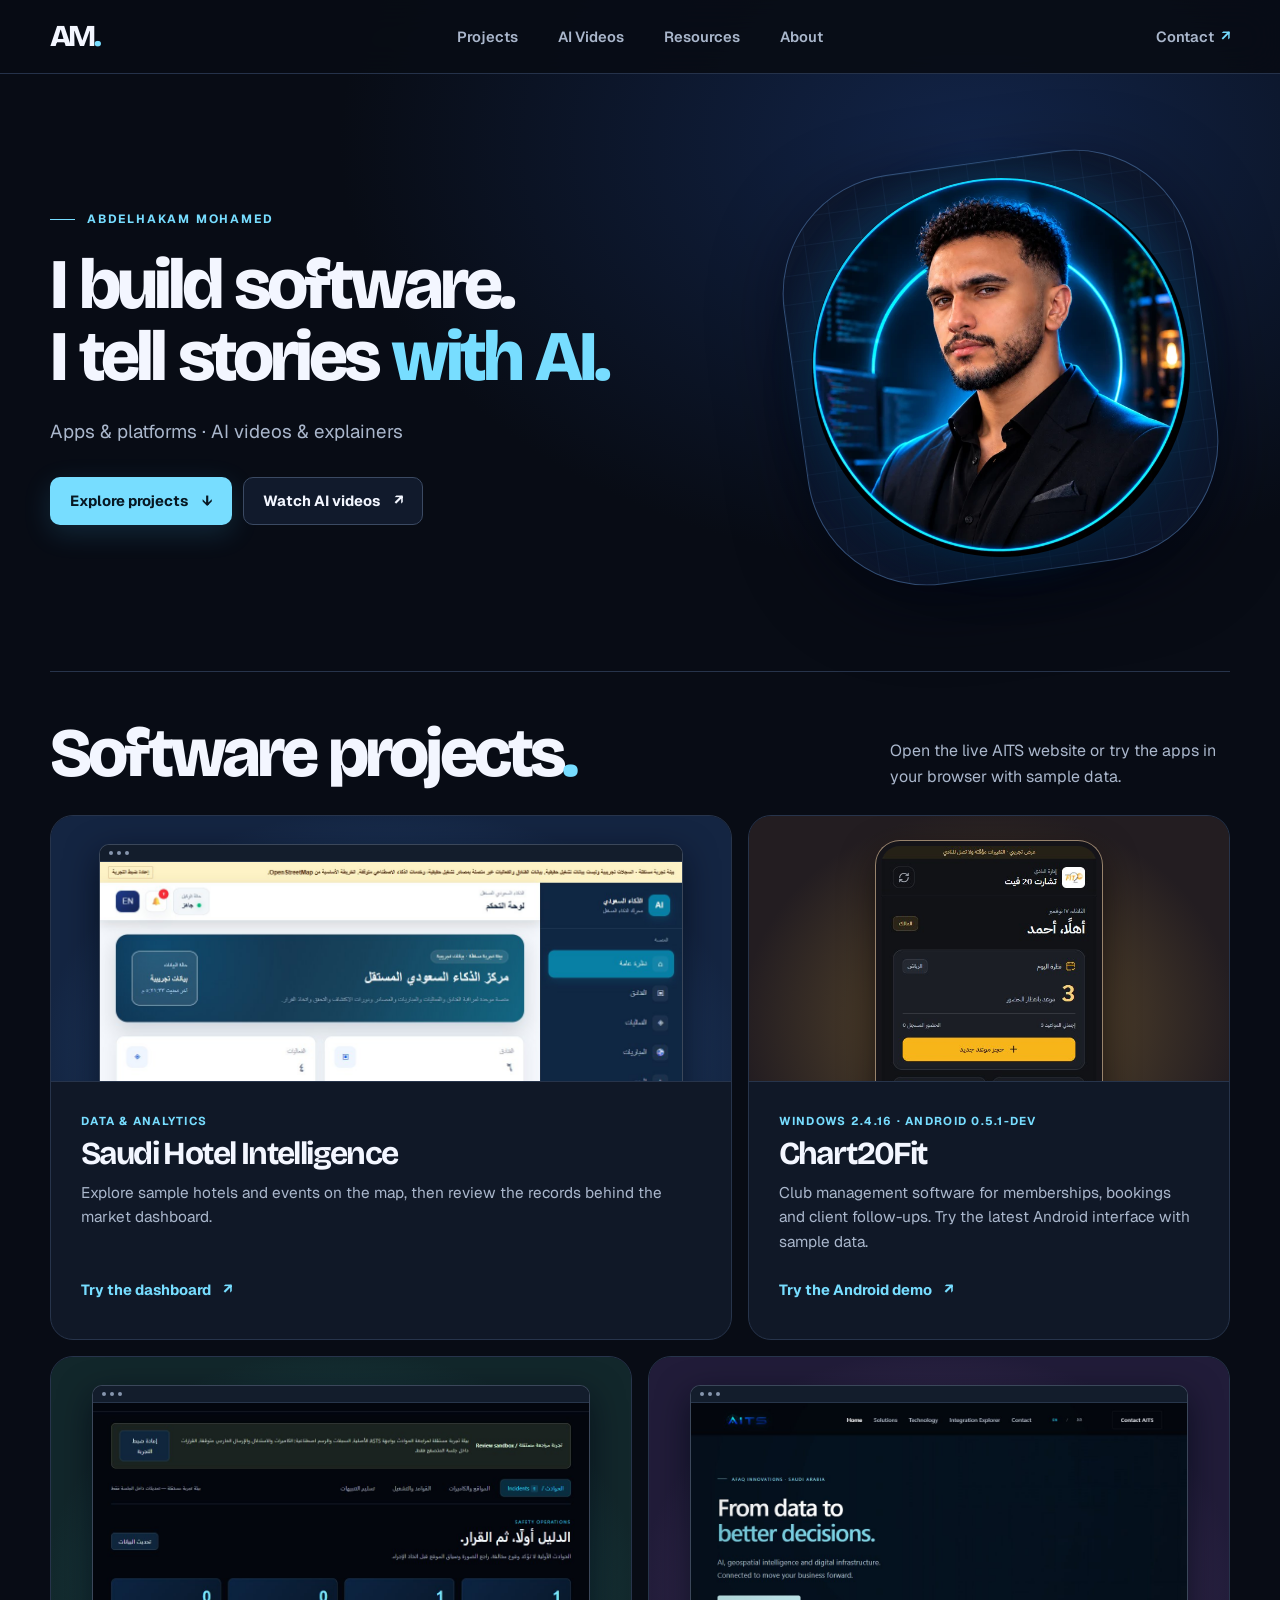
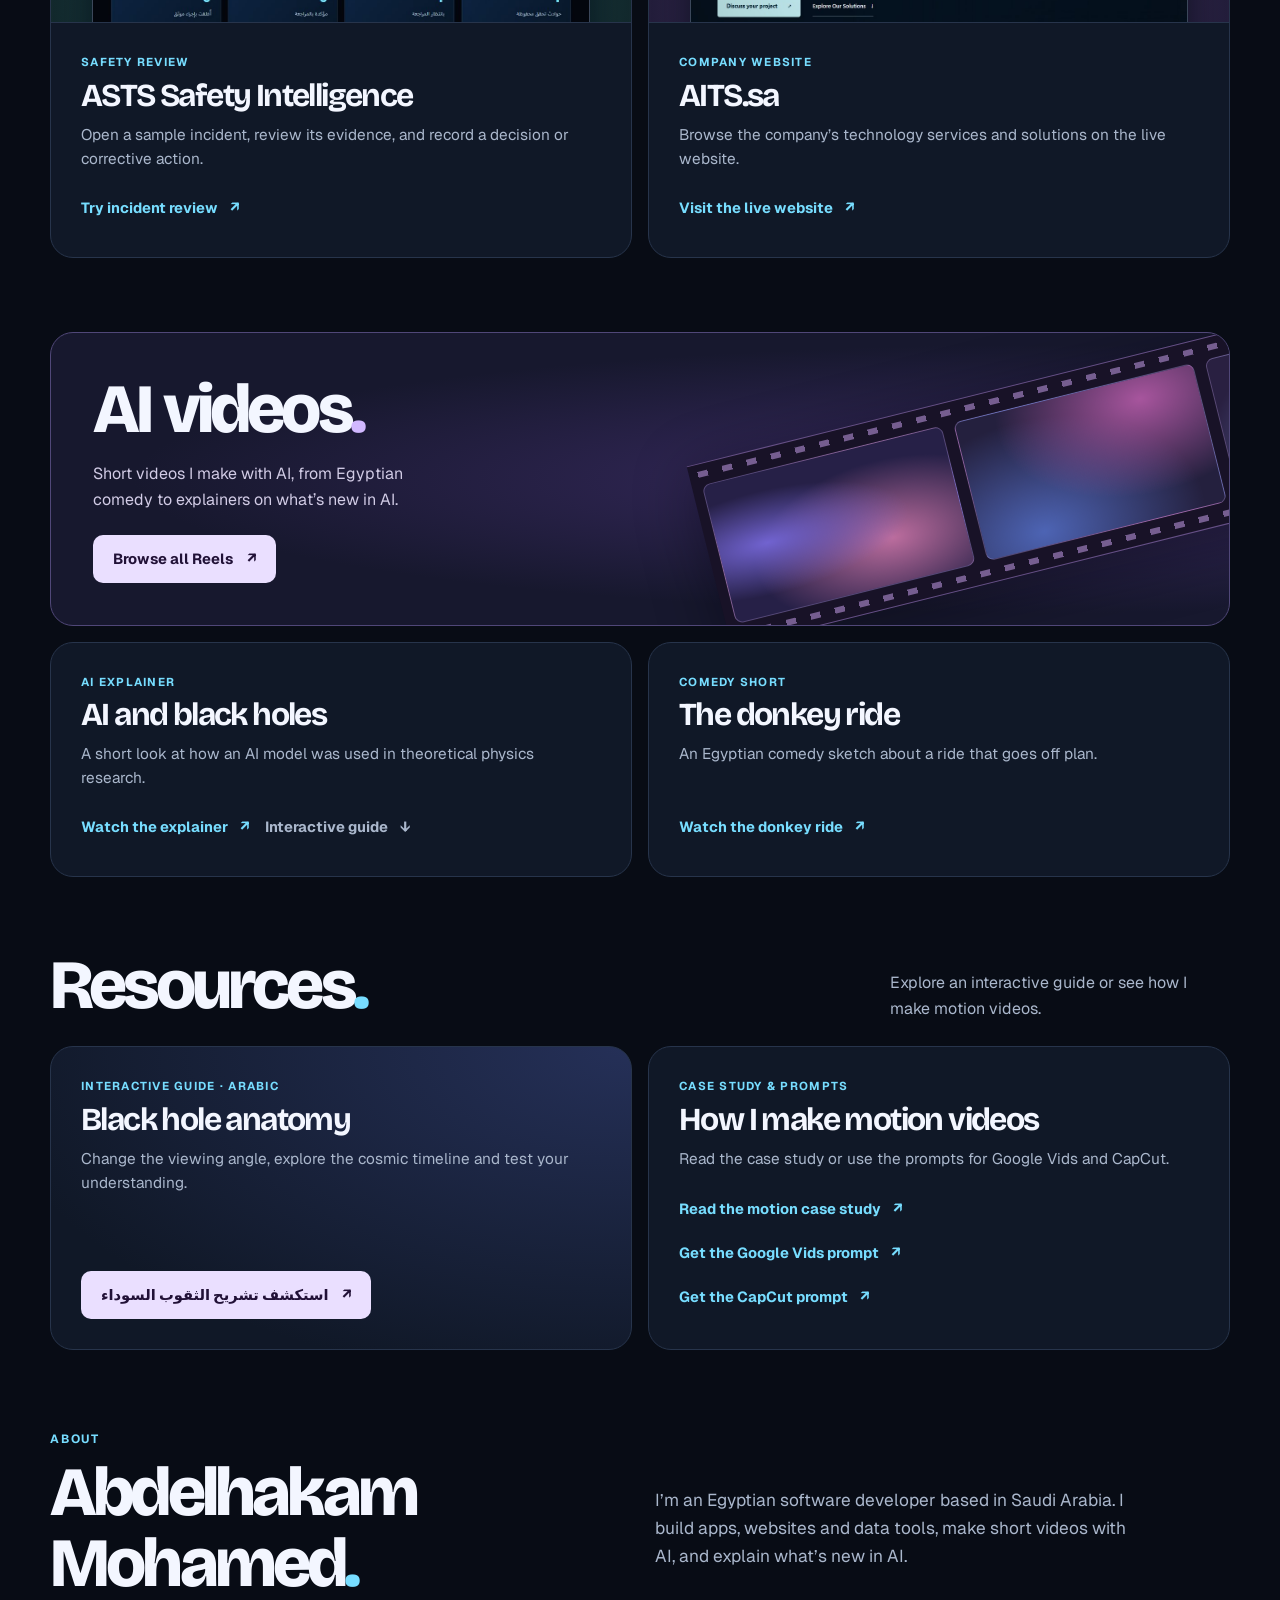
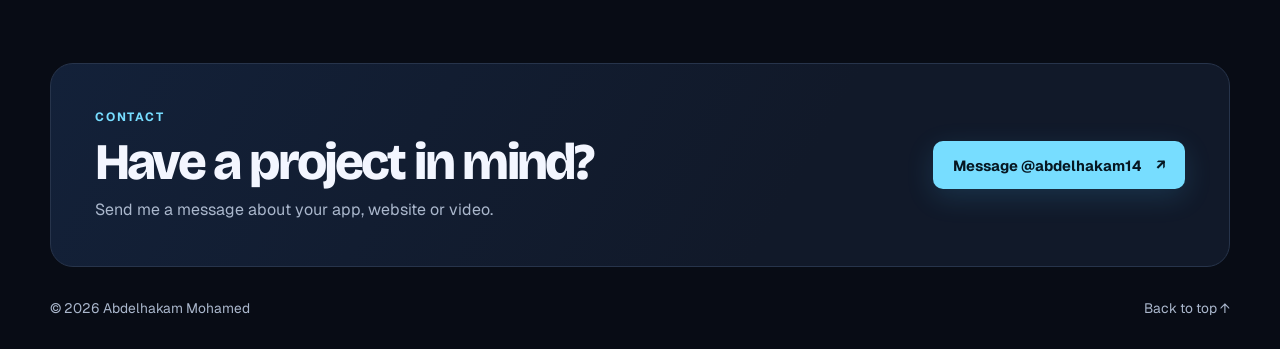
<file: index.html>
<!doctype html>
<html lang="en">
<head>
  <meta charset="utf-8">
  <meta name="viewport" content="width=device-width, initial-scale=1">
  <meta name="theme-color" content="#080c15">
  <meta name="description" content="Abdelhakam Mohamed builds apps and platforms, creates videos with AI, and covers AI news through short explainers.">
  <meta property="og:type" content="website">
  <meta property="og:title" content="Abdelhakam Mohamed | Software &amp; AI Video">
  <meta property="og:description" content="Try the apps, watch AI videos, and explore interactive guides and video production resources.">
  <meta property="og:url" content="https://abdulhakammohamed10-cpu.github.io/abdelhakam-portfolio/">
  <meta property="og:image" content="https://abdulhakammohamed10-cpu.github.io/abdelhakam-portfolio/media/portrait.webp">
  <meta name="twitter:card" content="summary_large_image">
  <link rel="canonical" href="https://abdulhakammohamed10-cpu.github.io/abdelhakam-portfolio/">
  <link rel="icon" href="media/portrait.webp" type="image/webp">
  <link rel="preconnect" href="https://fonts.googleapis.com">
  <link rel="preconnect" href="https://fonts.gstatic.com" crossorigin>
  <link href="https://fonts.googleapis.com/css2?family=Bricolage+Grotesque:opsz,wght@12..96,500..800&amp;family=Geist:wght@400;500;600;700&amp;display=swap" rel="stylesheet">
  <link rel="stylesheet" href="portfolio.css?v=sections">
  <title>Abdelhakam Mohamed | Software &amp; AI Video</title>
</head>
<body>
  <a class="skip-link" href="#main">Skip to content</a>
  <header class="masthead">
    <div class="shell masthead-inner">
      <a class="wordmark" href="#top" aria-label="Abdelhakam Mohamed, home">AM<span>.</span></a>
      <nav aria-label="Main navigation">
        <a href="#projects">Projects</a>
        <a href="#videos">AI Videos</a>
        <a href="#resources">Resources</a>
        <a href="#about">About</a>
      </nav>
      <a class="header-contact" href="#contact">Contact <span aria-hidden="true">↗</span></a>
    </div>
  </header>

  <main id="main">
    <section class="hero shell" id="top" aria-labelledby="hero-title">
      <div class="hero-copy">
        <p class="eyebrow hero-name"><span aria-hidden="true"></span> Abdelhakam Mohamed</p>
        <h1 id="hero-title">I build software.<br>I tell stories <em>with AI.</em></h1>
        <p class="hero-intro">Apps &amp; platforms · AI videos &amp; explainers</p>
        <div class="actions">
          <a class="button button-primary" href="#projects">Explore projects <span aria-hidden="true">↓</span></a>
          <a class="button button-outline" href="#videos">Watch AI videos <span aria-hidden="true">↗</span></a>
        </div>
      </div>
      <div class="hero-portrait">
        <div class="portrait-field" aria-hidden="true"></div>
        <img src="media/portrait.webp" width="640" height="640" alt="Abdelhakam Mohamed in a blue neon portrait" fetchpriority="high">
      </div>
    </section>

    <section class="shell work" id="projects" aria-labelledby="work-title">
      <div class="section-head">
        <div>
          <h2 id="work-title">Software projects<span>.</span></h2>
        </div>
        <p>Open the live AITS website or try the apps in your browser with sample data.</p>
      </div>
      <div class="project-grid">
        <article class="project project-hotel">
          <div class="project-preview preview-hotel">
            <div class="window-frame"><div class="window-bar" aria-hidden="true"><i></i><i></i><i></i></div><img src="media/hotel.jpg" width="1180" height="800" loading="lazy" alt="Saudi Hotel Intelligence dashboard showing hotel and event data"></div>
          </div>
          <div class="project-copy">
            <p class="project-type">Data &amp; analytics</p>
            <h3>Saudi Hotel Intelligence</h3>
            <p>Explore sample hotels and events on the map, then review the records behind the market dashboard.</p>
            <a class="project-link" href="https://saudi-hotel-sandbox.vercel.app/" target="_blank" rel="noopener noreferrer">Try the dashboard <span aria-hidden="true">↗</span></a>
          </div>
        </article>

        <article class="project project-chart">
          <div class="project-preview preview-chart">
            <div class="phone-frame"><img src="media/chart20fit-051.jpg" width="400" height="860" loading="lazy" alt="Chart20Fit Mobile 0.5.1 dashboard showing appointments and follow-ups"></div>
          </div>
          <div class="project-copy">
            <p class="project-type">Windows 2.4.16 · Android 0.5.1-dev</p>
            <h3>Chart20Fit</h3>
            <p>Club management software for memberships, bookings and client follow-ups. Try the latest Android interface with sample data.</p>
            <a class="project-link" href="https://chart20fit-mobile-sandbox.vercel.app/" target="_blank" rel="noopener noreferrer">Try the Android demo <span aria-hidden="true">↗</span></a>
          </div>
        </article>

        <article class="project project-asts">
          <div class="project-preview preview-asts">
            <div class="window-frame"><div class="window-bar" aria-hidden="true"><i></i><i></i><i></i></div><img src="media/asts.jpg" width="1090" height="760" loading="lazy" alt="ASTS incident review workspace with a sample incident"></div>
          </div>
          <div class="project-copy">
            <p class="project-type">Safety review</p>
            <h3>ASTS Safety Intelligence</h3>
            <p>Open a sample incident, review its evidence, and record a decision or corrective action.</p>
            <a class="project-link" href="https://asts-review-sandbox.vercel.app/" target="_blank" rel="noopener noreferrer">Try incident review <span aria-hidden="true">↗</span></a>
          </div>
        </article>

        <article class="project project-aits">
          <div class="project-preview preview-aits">
            <div class="window-frame"><div class="window-bar" aria-hidden="true"><i></i><i></i><i></i></div><img src="media/aits.jpg" width="1200" height="790" loading="lazy" alt="The live AITS technology company website"></div>
          </div>
          <div class="project-copy">
            <p class="project-type">Company website</p>
            <h3>AITS.sa</h3>
            <p>Browse the company’s technology services and solutions on the live website.</p>
            <a class="project-link" href="https://aits.sa/" target="_blank" rel="noopener noreferrer">Visit the live website <span aria-hidden="true">↗</span></a>
          </div>
        </article>
      </div>
    </section>

    <section class="shell videos" id="videos" aria-labelledby="videos-title">
      <div class="video-feature">
        <div class="video-copy">
          <h2 id="videos-title">AI videos<span>.</span></h2>
          <p>Short videos I make with AI, from Egyptian comedy to explainers on what’s new in AI.</p>
          <a class="button button-light" href="https://www.instagram.com/abdelhakam14/reels/" target="_blank" rel="noopener noreferrer">Browse all Reels <span aria-hidden="true">↗</span></a>
        </div>
        <div class="film-art" aria-hidden="true"><div class="film-strip"><i></i><i></i><i></i></div></div>
      </div>
      <div class="project-grid video-grid">
        <article class="project">
          <div class="project-copy">
            <p class="project-type">AI explainer</p>
            <h3>AI and black holes</h3>
            <p>A short look at how an AI model was used in theoretical physics research.</p>
            <div class="video-links">
              <a class="project-link" href="https://www.instagram.com/reel/DfnShzKSfua/" target="_blank" rel="noopener noreferrer">Watch the explainer <span aria-hidden="true">↗</span></a>
              <a class="project-link supporting-link" href="#black-hole-guide">Interactive guide <span aria-hidden="true">↓</span></a>
            </div>
          </div>
        </article>
        <article class="project">
          <div class="project-copy">
            <p class="project-type">Comedy short</p>
            <h3>The donkey ride</h3>
            <p>An Egyptian comedy sketch about a ride that goes off plan.</p>
            <a class="project-link" href="https://www.instagram.com/reel/DfHnDCWI5qi/" target="_blank" rel="noopener noreferrer">Watch the donkey ride <span aria-hidden="true">↗</span></a>
          </div>
        </article>
      </div>
    </section>

    <section class="shell resources" id="resources" aria-labelledby="resources-title">
      <div class="section-head">
        <h2 id="resources-title">Resources<span>.</span></h2>
        <p>Explore an interactive guide or see how I make motion videos.</p>
      </div>
      <div class="project-grid">
        <article class="project resource-guide" id="black-hole-guide">
          <div class="project-copy">
            <p class="project-type">Interactive guide · Arabic</p>
            <h3>Black hole anatomy</h3>
            <p>Change the viewing angle, explore the cosmic timeline and test your understanding.</p>
            <a class="button button-light" href="black-holes/"><span lang="ar" dir="rtl">استكشف تشريح الثقوب السوداء</span> <span aria-hidden="true">↗</span></a>
          </div>
        </article>
        <article class="project">
          <div class="project-copy">
            <p class="project-type">Case study &amp; prompts</p>
            <h3>How I make motion videos</h3>
            <p>Read the case study or use the prompts for Google Vids and CapCut.</p>
            <ul class="resource-links">
              <li><a class="project-link" href="motion-case-study/">Read the motion case study <span aria-hidden="true">↗</span></a></li>
              <li><a class="project-link" href="vids-prompt/">Get the Google Vids prompt <span aria-hidden="true">↗</span></a></li>
              <li><a class="project-link" href="capcut-prompt/">Get the CapCut prompt <span aria-hidden="true">↗</span></a></li>
            </ul>
          </div>
        </article>
      </div>
    </section>

    <section class="shell about" id="about" aria-labelledby="about-title">
      <p class="eyebrow">About</p>
      <div class="about-grid">
        <h2 id="about-title">Abdelhakam<br>Mohamed<span>.</span></h2>
        <p>I’m an Egyptian software developer based in Saudi Arabia. I build apps, websites and data tools, make short videos with AI, and explain what’s new in AI.</p>
      </div>
    </section>

    <section class="shell contact" id="contact" aria-labelledby="contact-title">
      <div class="contact-panel">
        <div>
          <p class="eyebrow">Contact</p>
          <h2 id="contact-title">Have a project in mind?</h2>
          <p>Send me a message about your app, website or video.</p>
        </div>
        <a class="button button-primary" href="https://www.instagram.com/abdelhakam14/" target="_blank" rel="noopener noreferrer">Message @abdelhakam14 <span aria-hidden="true">↗</span></a>
      </div>
    </section>
  </main>

  <footer class="shell footer">
    <p>© 2026 Abdelhakam Mohamed</p>
    <a href="#top">Back to top <span aria-hidden="true">↑</span></a>
  </footer>
</body>
</html>
</file>
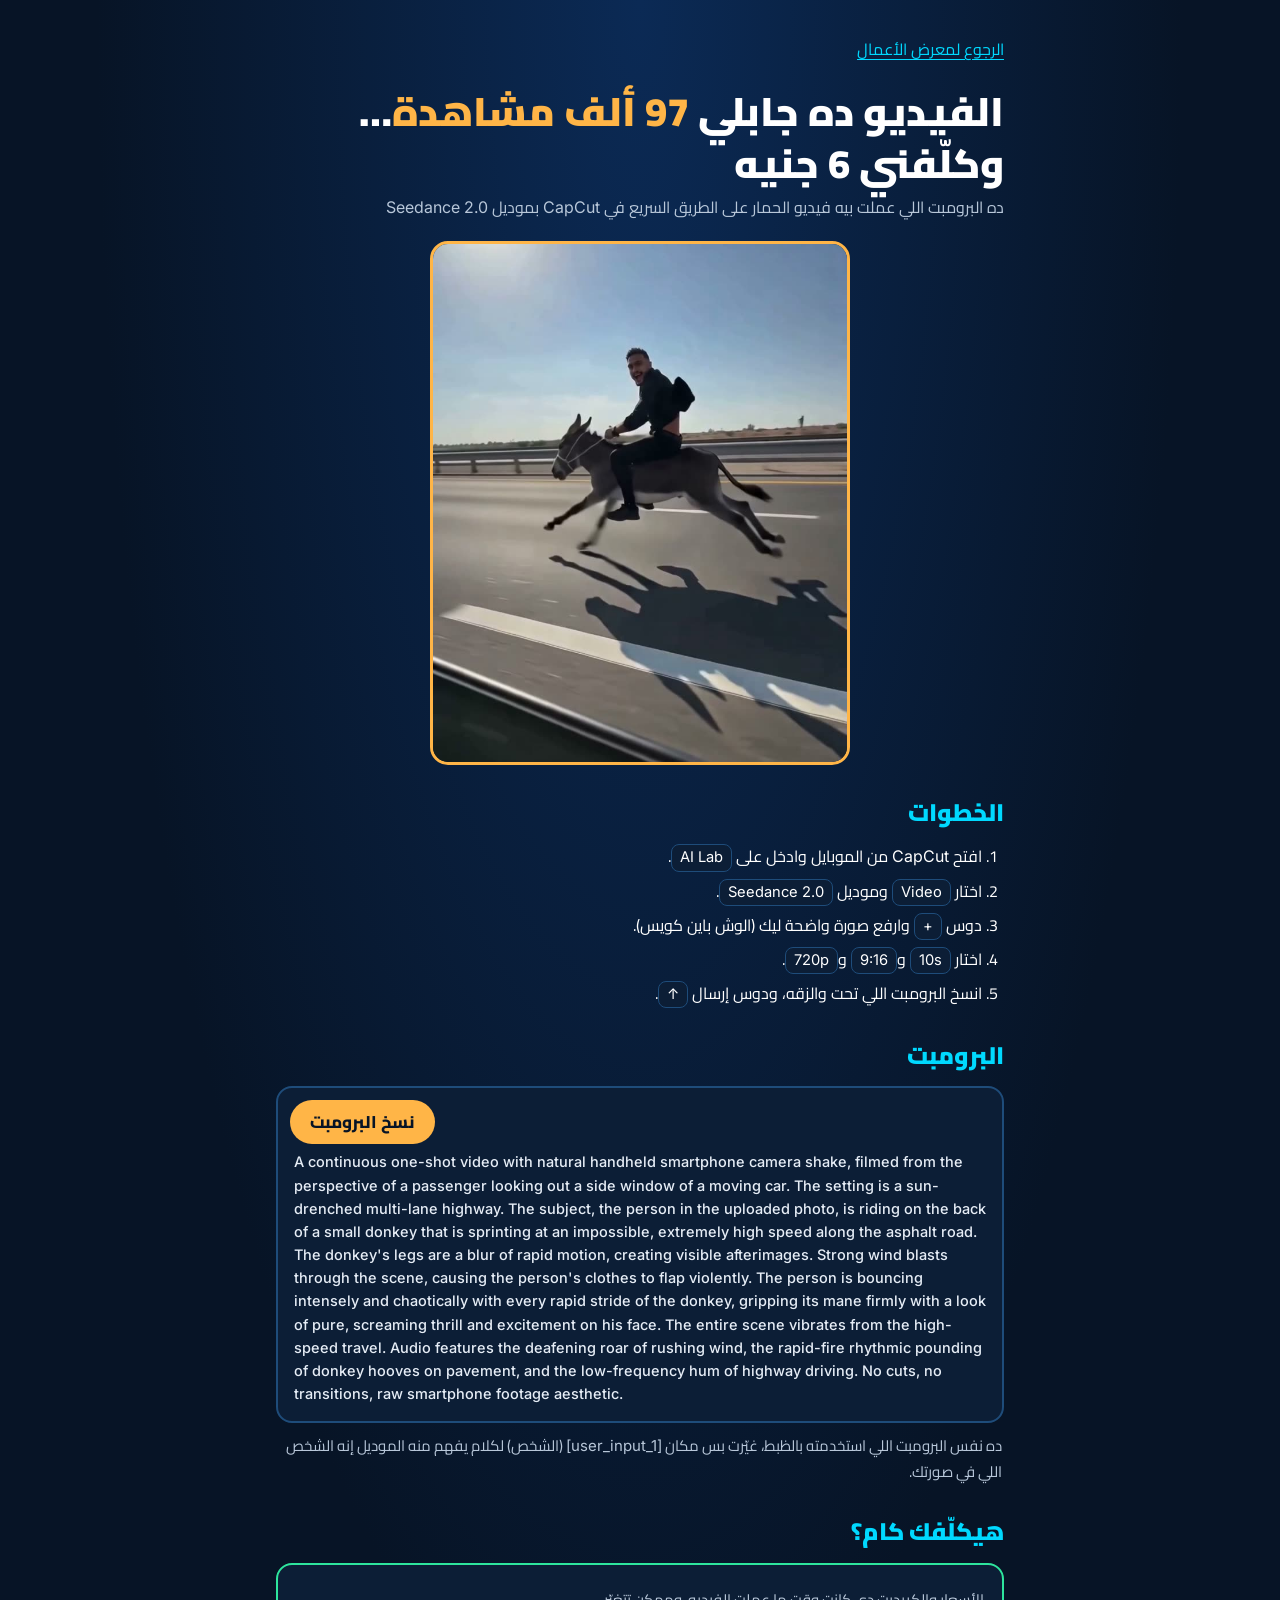
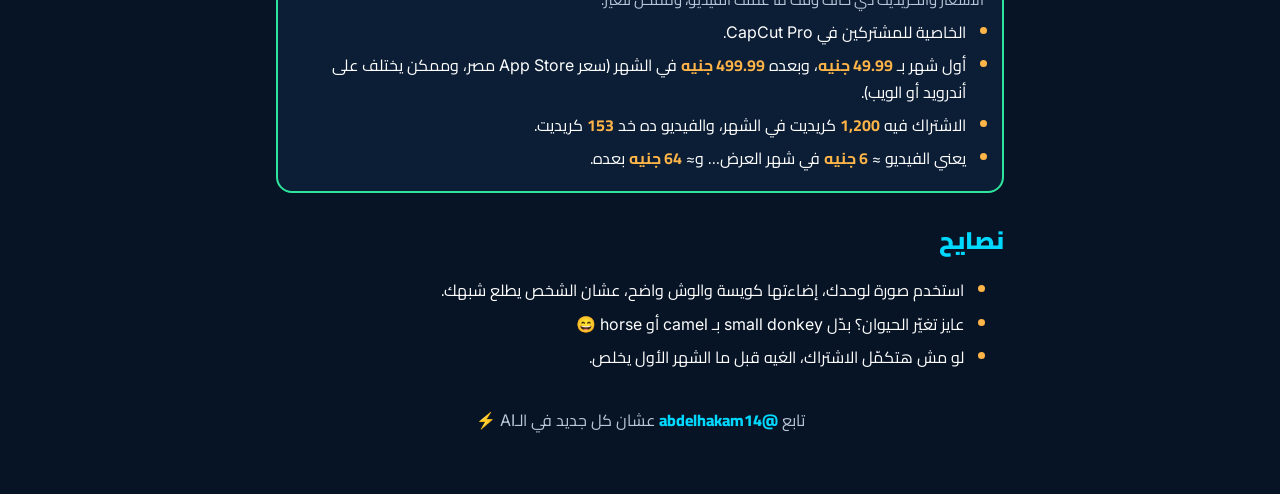
<file: capcut-prompt/index.html>
<!doctype html>
<html lang="ar" dir="rtl">
<head>
<meta charset="utf-8">
<meta name="viewport" content="width=device-width, initial-scale=1">
<title>برومبت CapCut | @abdelhakam14</title>
<meta name="description" content="البرومبت الكامل لفيديو الحمار على الطريق السريع اللي اتعمل بـCapCut (Seedance 2.0) من صورة واحدة.">
<link href="https://fonts.googleapis.com/css2?family=Cairo:wght@600;800;900&family=Inter:wght@500;700&display=swap" rel="stylesheet">
<style>
:root{--navy:#071426;--deep:#003B8E;--cyan:#00D9FF;--blue:#007BFF;--silver:#B8C7D9;--gold:#FFB547;--green:#2EE59D}
*{box-sizing:border-box}
body{margin:0;background:radial-gradient(ellipse at 50% 0%,#0B2A55 0%,var(--navy) 60%);color:#fff;font-family:Cairo,sans-serif;line-height:1.7}
main{max-width:760px;margin:0 auto;padding:28px 16px 60px}
.back{display:inline-flex;align-items:center;min-height:44px;margin-bottom:8px;color:var(--cyan);text-underline-offset:4px}
:focus-visible{outline:2px solid var(--cyan);outline-offset:4px}
h1{font-weight:900;font-size:clamp(26px,6vw,40px);line-height:1.3;margin:6px 0 4px}
h1 span{color:var(--gold)}
.sub{color:var(--silver);margin:0 0 20px}
.hero{width:100%;height:auto;max-width:420px;margin:0 auto;border-radius:18px;border:3px solid var(--gold);display:block}
h2{font-weight:900;font-size:24px;margin:28px 0 10px;color:var(--cyan)}
ol{padding-inline-start:22px;margin:0} li{margin:6px 0}
code,.en{font-family:Inter,sans-serif;direction:ltr;unicode-bidi:isolate}
.chip{display:inline-block;background:#0C1E36;border:1px solid #1E4C7A;border-radius:8px;padding:0 8px;font-family:Inter,sans-serif;direction:ltr;unicode-bidi:isolate;font-size:.92em}
.box{position:relative;background:#0C1E36;border:2px solid #1E4C7A;border-radius:16px;padding:18px 16px 16px}
pre{margin:44px 0 0;white-space:pre-wrap;word-break:break-word;direction:ltr;text-align:left;font:500 14.5px/1.6 Inter,monospace;color:#E6EDF6;max-height:420px;overflow:auto}
button{position:absolute;top:12px;left:12px;font:800 17px Cairo,sans-serif;background:var(--gold);color:var(--navy);border:0;border-radius:999px;padding:6px 20px;cursor:pointer}
.note{color:var(--silver);font-size:15px;margin:10px 2px 0}
.cost{background:#0C1E36;border:2px solid var(--green);border-radius:16px;padding:12px 16px}
.cost b{color:var(--gold)}
.tips li::marker{color:var(--gold)}
footer{margin-top:36px;text-align:center;color:var(--silver)}
footer a{color:var(--cyan);font-weight:800;text-decoration:none}
</style>
</head>
<body>
<main>
<a class="back" href="../#videos">الرجوع لمعرض الأعمال</a>
<h1>الفيديو ده جابلي <span>97 ألف مشاهدة</span>… وكلّفني 6 جنيه</h1>
<p class="sub">ده البرومبت اللي عملت بيه فيديو الحمار على الطريق السريع في <span class="en">CapCut</span> بموديل <span class="en">Seedance 2.0</span></p>
<img class="hero" src="result.jpg" width="720" height="900" alt="لقطة من الفيديو: راجل راكب حمار بيجري على الطريق السريع">

<h2>الخطوات</h2>
<ol>
<li>افتح <span class="en">CapCut</span> من الموبايل وادخل على <span class="chip">AI Lab</span>.</li>
<li>اختار <span class="chip">Video</span> وموديل <span class="chip">Seedance 2.0</span>.</li>
<li>دوس <span class="chip">+</span> وارفع صورة واضحة ليك (الوش باين كويس).</li>
<li>اختار <span class="chip">10s</span> و<span class="chip">9:16</span> و<span class="chip">720p</span>.</li>
<li>انسخ البرومبت اللي تحت والزقه، ودوس إرسال <span class="chip">↑</span>.</li>
</ol>

<h2>البرومبت</h2>
<div class="box">
<button id="copy" type="button" aria-live="polite">نسخ البرومبت</button>
<pre id="p">A continuous one-shot video with natural handheld smartphone camera shake, filmed from the perspective of a passenger looking out a side window of a moving car. The setting is a sun-drenched multi-lane highway. The subject, the person in the uploaded photo, is riding on the back of a small donkey that is sprinting at an impossible, extremely high speed along the asphalt road. The donkey's legs are a blur of rapid motion, creating visible afterimages. Strong wind blasts through the scene, causing the person's clothes to flap violently. The person is bouncing intensely and chaotically with every rapid stride of the donkey, gripping its mane firmly with a look of pure, screaming thrill and excitement on his face. The entire scene vibrates from the high-speed travel. Audio features the deafening roar of rushing wind, the rapid-fire rhythmic pounding of donkey hooves on pavement, and the low-frequency hum of highway driving. No cuts, no transitions, raw smartphone footage aesthetic.</pre>
</div>
<p class="note">ده نفس البرومبت اللي استخدمته بالظبط، غيّرت بس مكان <span class="en">[user_input_1]</span> (الشخص) لكلام يفهم منه الموديل إنه الشخص اللي في صورتك.</p>

<h2>هيكلّفك كام؟</h2>
<div class="cost">
<p class="note">الأسعار والكريديت دي كانت وقت ما عملت الفيديو، وممكن تتغيّر.</p>
<ul class="tips" style="margin:0;padding-inline-start:20px">
<li>الخاصية للمشتركين في <span class="en">CapCut Pro</span>.</li>
<li>أول شهر بـ <b>49.99 جنيه</b>، وبعده <b>499.99 جنيه</b> في الشهر (سعر <span class="en">App Store</span> مصر، وممكن يختلف على أندرويد أو الويب).</li>
<li>الاشتراك فيه <b>1,200</b> كريديت في الشهر، والفيديو ده خد <b>153</b> كريديت.</li>
<li>يعني الفيديو ≈ <b>6 جنيه</b> في شهر العرض… و≈ <b>64 جنيه</b> بعده.</li>
</ul>
</div>

<h2>نصايح</h2>
<ul class="tips">
<li>استخدم صورة لوحدك، إضاءتها كويسة والوش واضح، عشان الشخص يطلع شبهك.</li>
<li>عايز تغيّر الحيوان؟ بدّل <span class="en">small donkey</span> بـ <span class="en">camel</span> أو <span class="en">horse</span> 😄</li>
<li>لو مش هتكمّل الاشتراك، الغيه قبل ما الشهر الأول يخلص.</li>
</ul>

<footer>تابع <a href="https://www.instagram.com/abdelhakam14/">@abdelhakam14</a> عشان كل جديد في الـ<span class="en">AI</span> ⚡</footer>
</main>
<script>
document.getElementById("copy").addEventListener("click",async function(){
  const t=document.getElementById("p").innerText;
  let copied = false;
  try {
    await navigator.clipboard.writeText(t);
    copied = true;
  } catch {
    const range = document.createRange();
    range.selectNodeContents(document.getElementById("p"));
    const selection = getSelection();
    selection.removeAllRanges();
    selection.addRange(range);
    try { copied = document.execCommand("copy"); } catch {}
  }
  this.textContent = copied ? "✓ اتنسخ" : "انسخ النص المحدد";
  clearTimeout(this.resetLabel);
  this.resetLabel = setTimeout(() => this.textContent = "نسخ البرومبت", 1800);
});
</script>
</body>
</html>
</file>
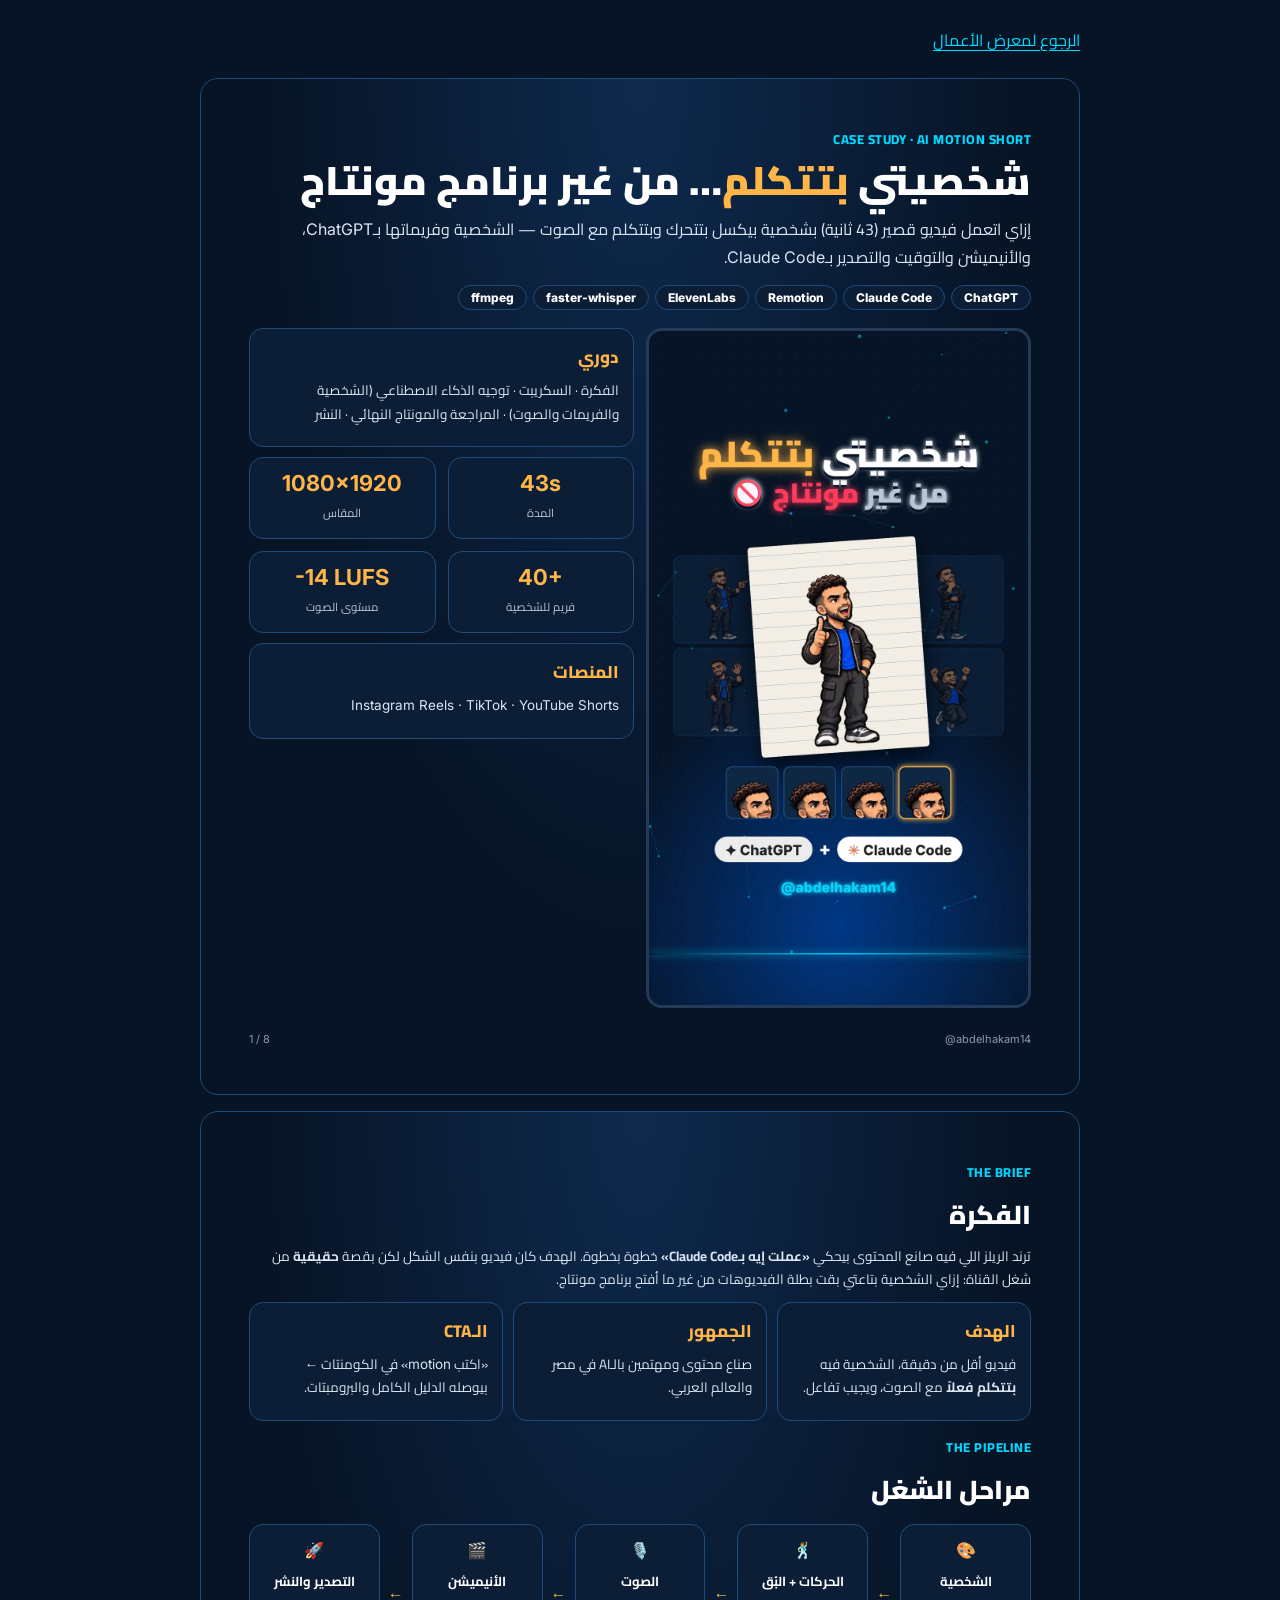
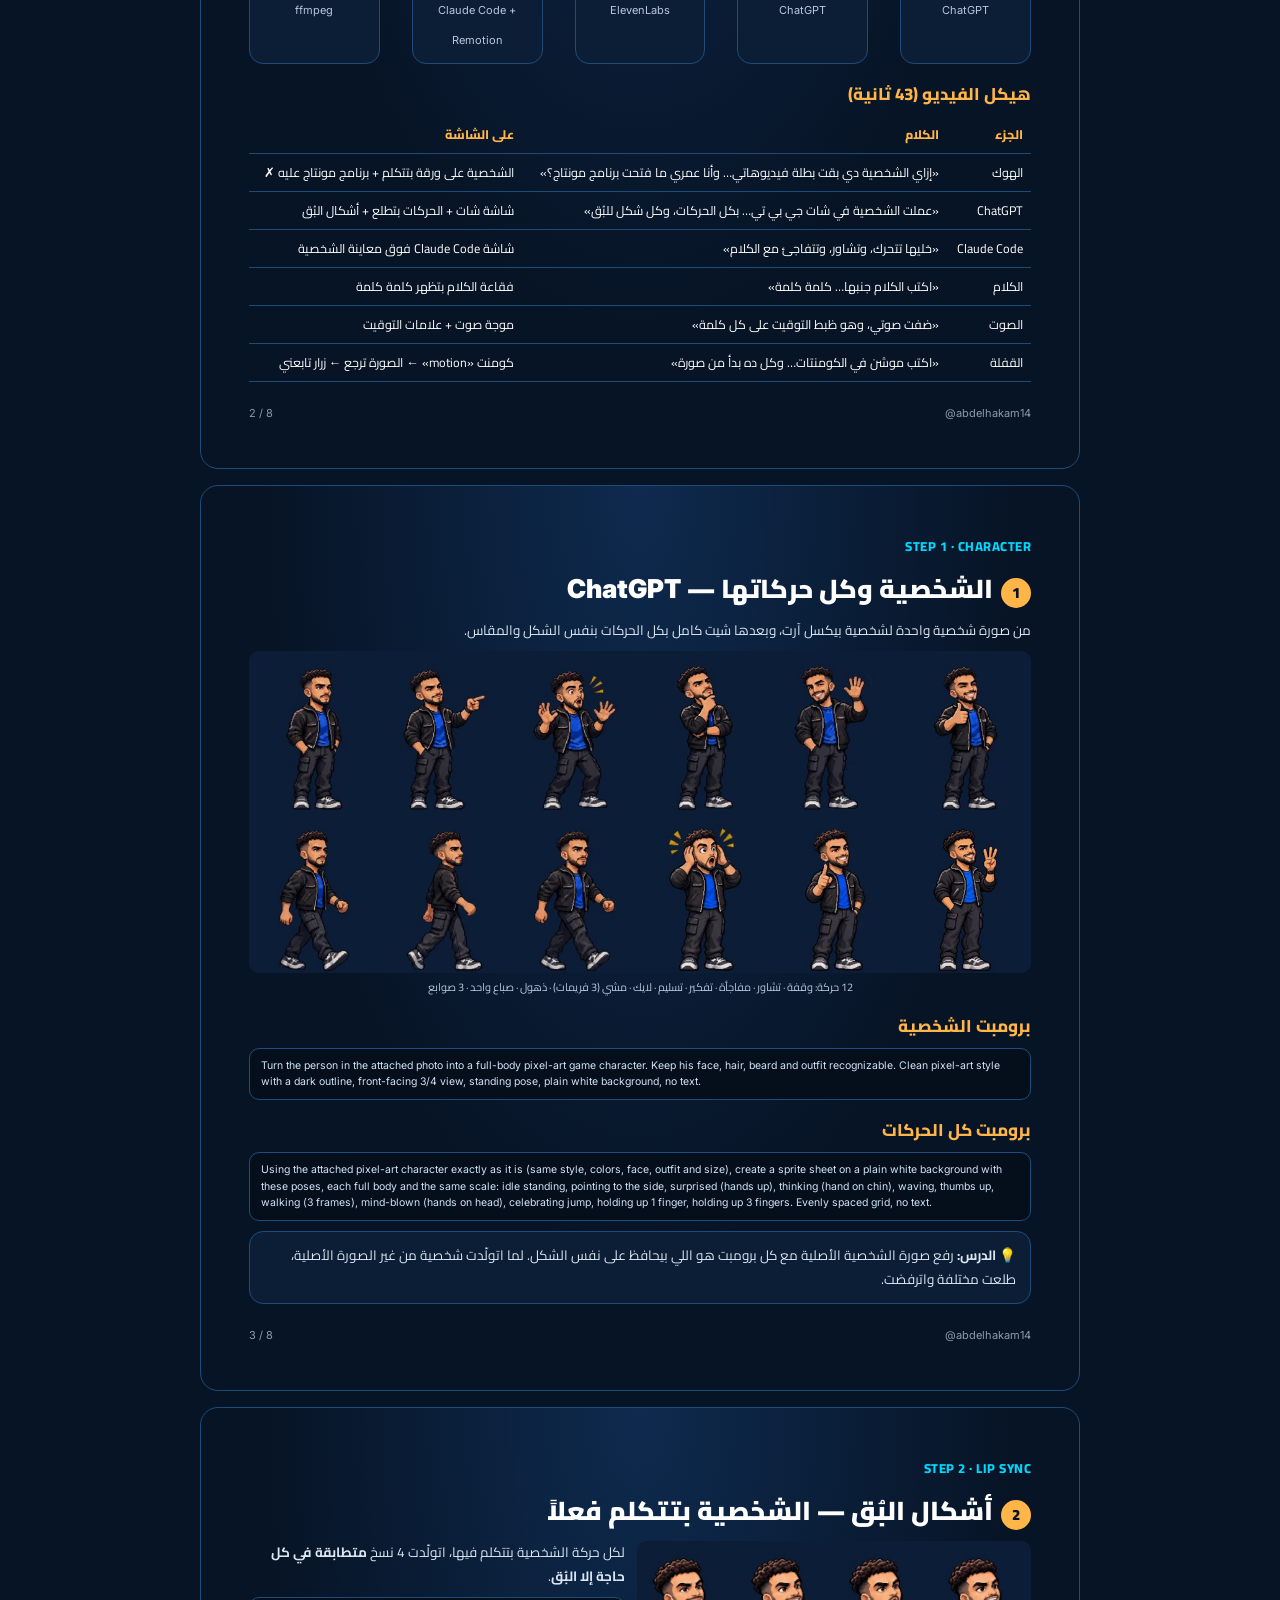
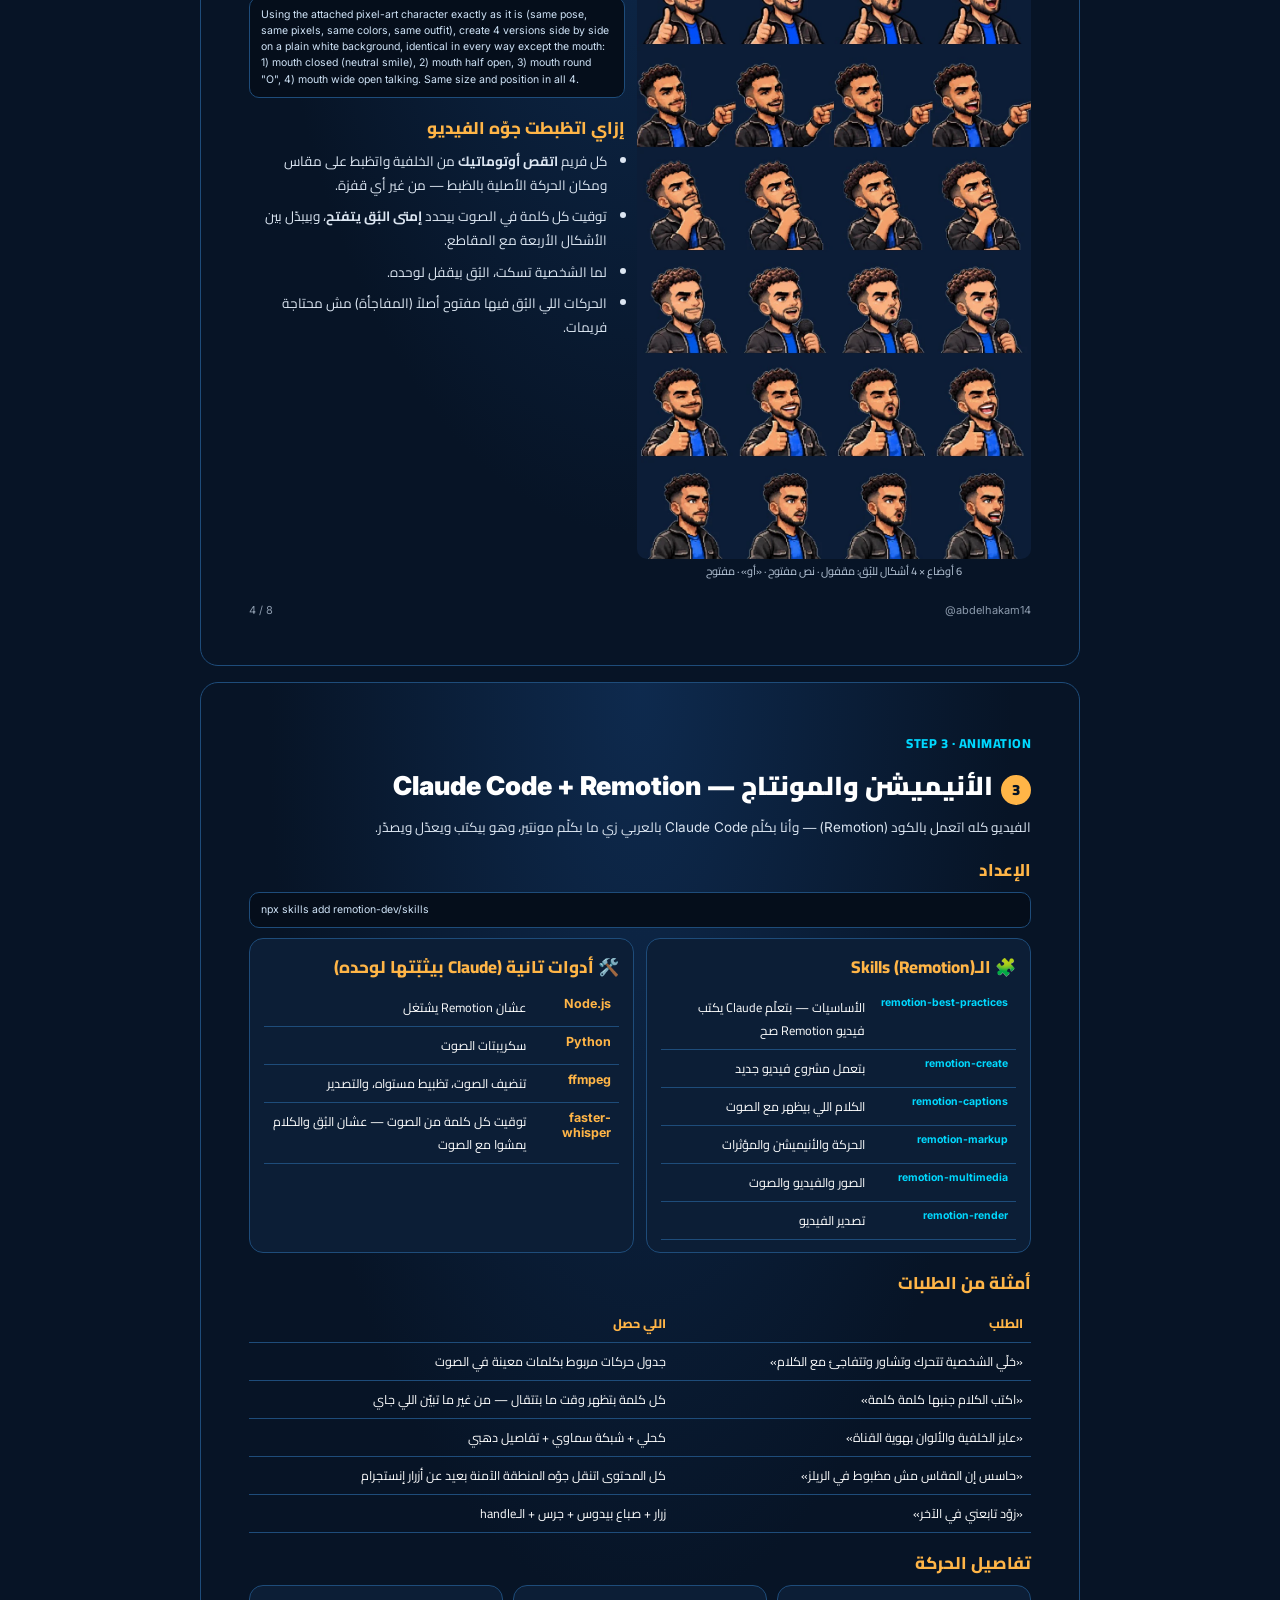
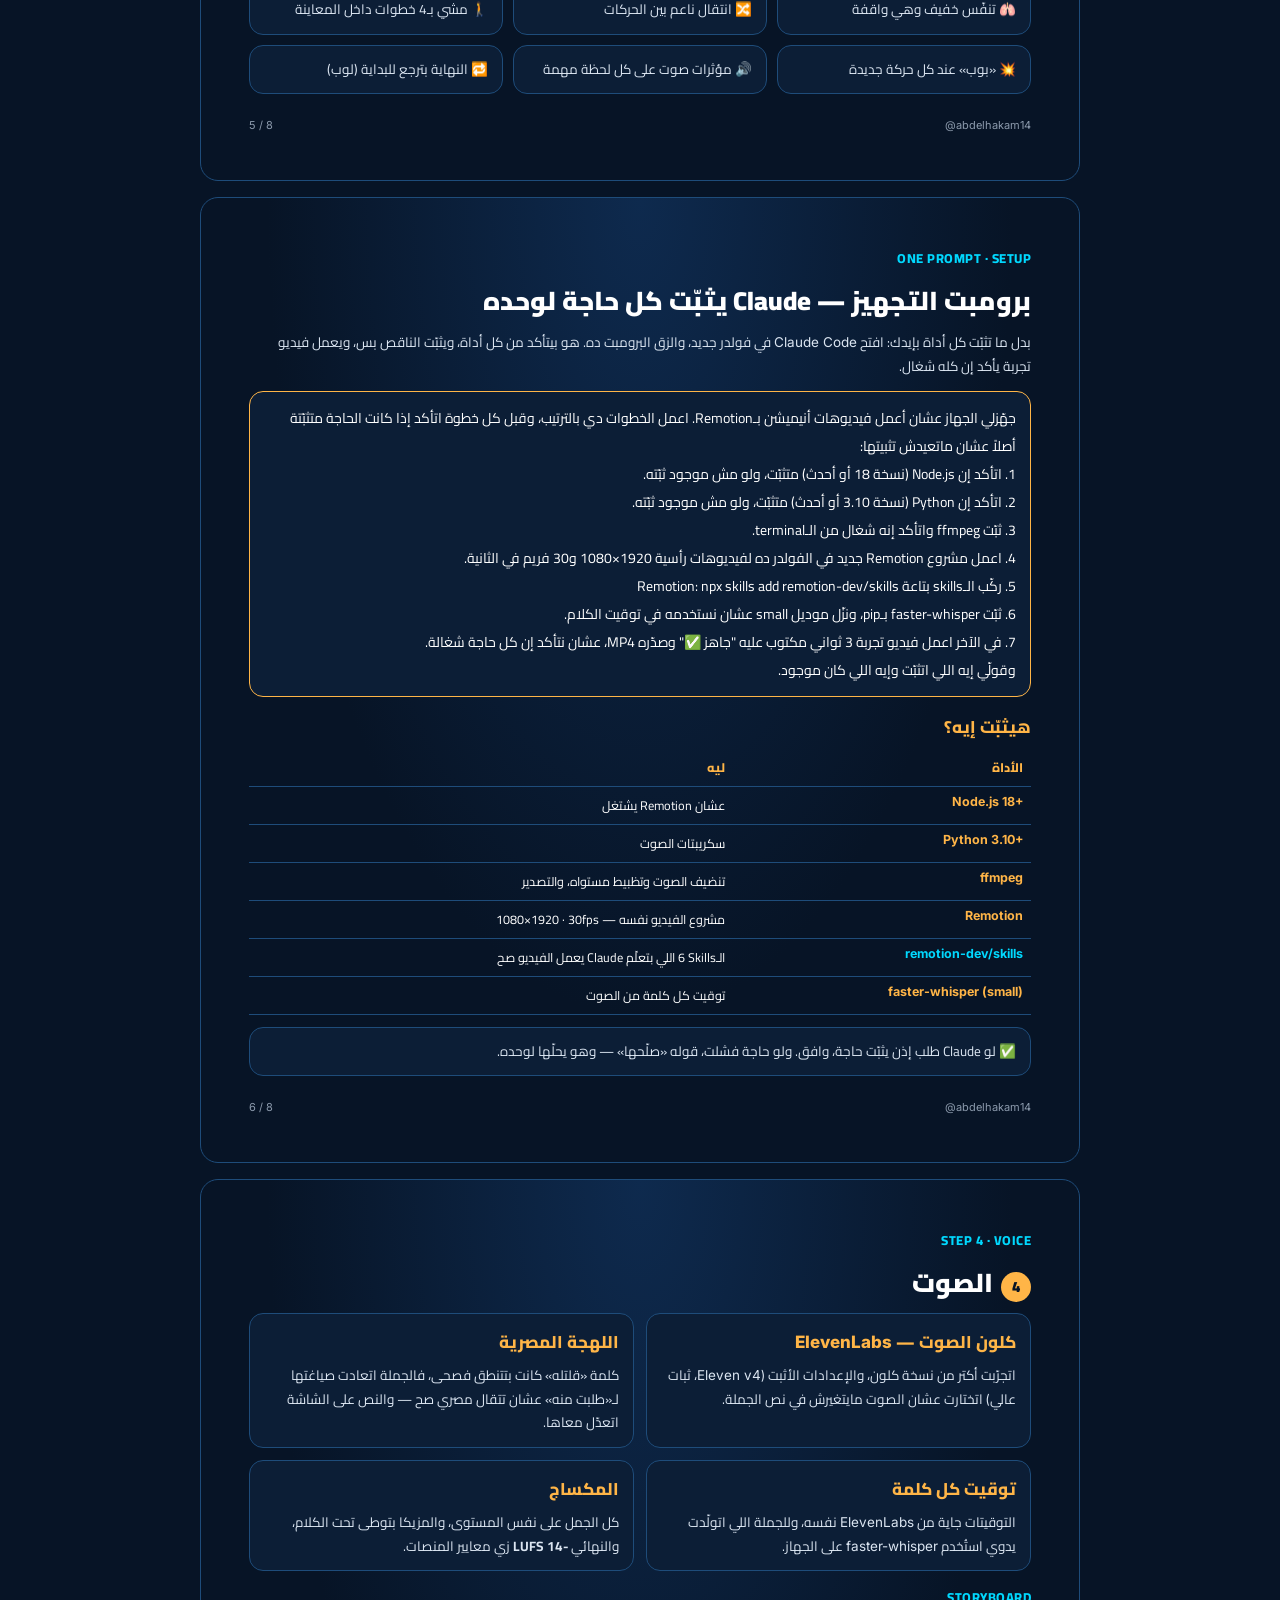
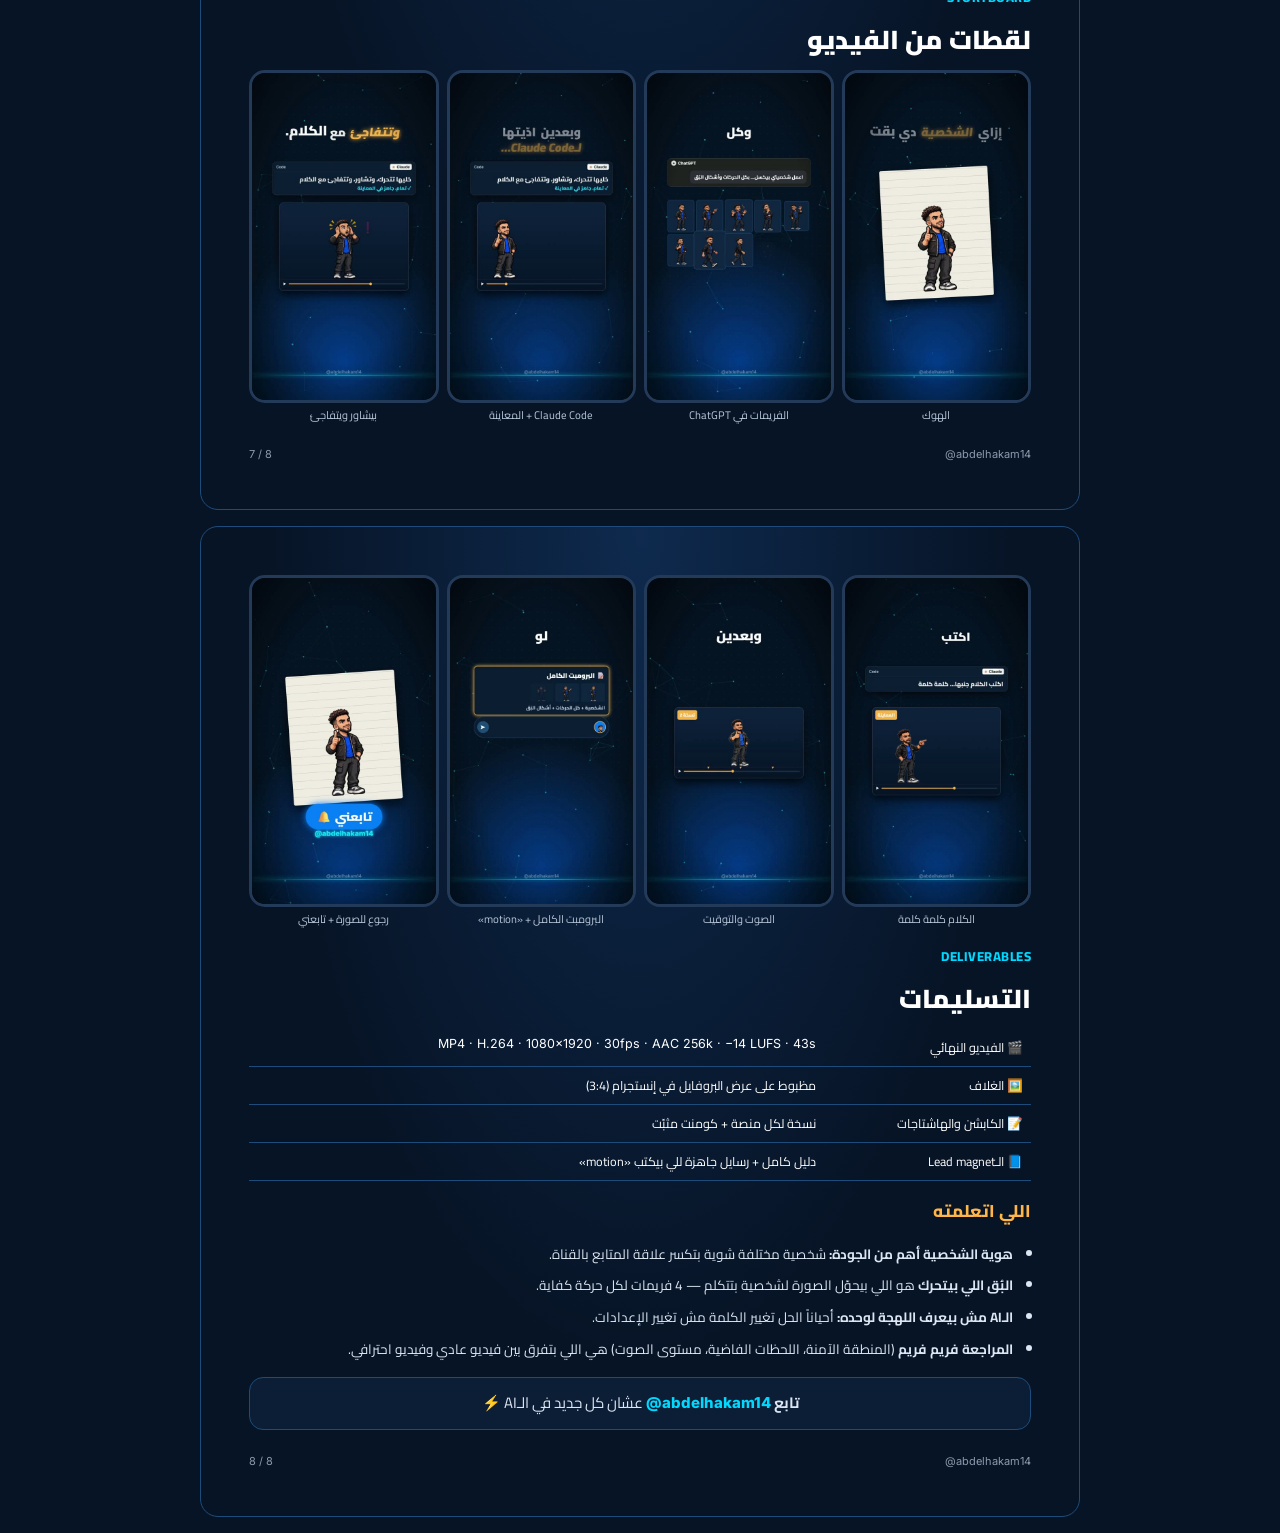
<file: motion-case-study/index.html>
<!doctype html>
<html lang="ar" dir="rtl">
<head>
<meta charset="utf-8">
<meta name="viewport" content="width=device-width, initial-scale=1">
<title>شخصيتي بتتكلم — دراسة حالة</title>
<link href="https://fonts.googleapis.com/css2?family=Cairo:wght@400;600;800;900&family=Inter:wght@500;700;800&display=swap" rel="stylesheet">
<style>
  :root { --navy:#071426; --panel:#0C1E36; --line:#1E4C7A; --cyan:#00D9FF; --blue:#007BFF; --gold:#FFB547; --silver:#B8C7D9; --white:#fff; --claude:#D97757; }
  @page { size: A4; margin: 0; }
  * { box-sizing: border-box; }
  body { margin: 0; font-family: Cairo, sans-serif; color: var(--white); background: var(--navy); -webkit-print-color-adjust: exact; print-color-adjust: exact; }
  .page { width: 210mm; height: 297mm; padding: 16mm 15mm; position: relative; overflow: hidden; page-break-after: always;
          background: radial-gradient(ellipse at 50% 0%, #0E2A4E 0%, var(--navy) 60%); }
  .page:last-child { page-break-after: auto; }
  .en { font-family: Inter, sans-serif; direction: ltr; unicode-bidi: isolate; }
  h1 { font-size: 40px; font-weight: 900; line-height: 1.2; margin: 0; }
  h2 { font-size: 26px; font-weight: 900; margin: 0 0 6px; }
  h3 { font-size: 17px; font-weight: 800; margin: 14px 0 6px; color: var(--gold); }
  p, li { font-size: 13.5px; line-height: 1.75; color: #DCE6F2; margin: 0 0 8px; }
  .kicker { font-size: 13px; font-weight: 800; color: var(--cyan); letter-spacing: .5px; margin-bottom: 6px; }
  .gold { color: var(--gold); } .cyan { color: var(--cyan); }
  .chip { display: inline-block; padding: 4px 12px; border-radius: 999px; font-size: 12px; font-weight: 800; margin: 0 0 6px 6px; border: 1.5px solid var(--line); background: var(--panel); }
  .card { background: var(--panel); border: 1.5px solid var(--line); border-radius: 14px; padding: 12px 14px; }
  .grid2 { display: grid; grid-template-columns: 1fr 1fr; gap: 12px; }
  .grid3 { display: grid; grid-template-columns: repeat(3, 1fr); gap: 10px; }
  .grid4 { display: grid; grid-template-columns: repeat(4, 1fr); gap: 8px; }
  img { display: block; max-width: 100%; height: auto; border-radius: 10px; }
  pre { direction: ltr; text-align: left; font-family: Inter, monospace; font-size: 10.5px; line-height: 1.55; white-space: pre-wrap; background: #050E1B; border: 1px solid var(--line); border-radius: 10px; padding: 9px 11px; margin: 4px 0 10px; color: #CFE3F7; }
  table { width: 100%; border-collapse: collapse; font-size: 12.5px; }
  td, th { border-bottom: 1px solid var(--line); padding: 7px 8px; text-align: right; vertical-align: top; }
  th { color: var(--gold); font-weight: 800; }
  .num { display: inline-flex; width: 30px; height: 30px; border-radius: 15px; background: var(--gold); color: var(--navy); font-weight: 900; align-items: center; justify-content: center; margin-left: 8px; font-size: 15px; }
  .footer { position: absolute; bottom: 9mm; left: 15mm; right: 15mm; display: flex; justify-content: space-between; font-size: 11px; color: var(--silver); opacity: .75; }
  .flow { display: flex; gap: 8px; align-items: stretch; margin: 10px 0 14px; }
  .flow .step { flex: 1; text-align: center; padding: 10px 6px; }
  .flow .step b { display: block; font-size: 13px; margin-top: 4px; }
  .flow .step span { font-size: 11px; color: var(--silver); }
  .arrow { align-self: center; color: var(--gold); font-weight: 900; }
  .stat { text-align: center; }
  .stat b { display: block; font-family: Inter; font-size: 22px; color: var(--gold); }
  .stat span { font-size: 11.5px; color: var(--silver); }
  .phone { border: 3px solid #233a59; border-radius: 16px; overflow: hidden; }
  .cap { font-size: 11px; color: var(--silver); text-align: center; margin-top: 4px; line-height: 1.5; }
  .case-nav { display: none; }
  @media screen {
    .case-nav, .page { width: min(calc(100% - 32px), 880px); margin-inline: auto; }
    .case-nav { display: flex; padding-block: 18px 0; }
    .case-nav a { display: inline-flex; align-items: center; min-height: 44px; color: var(--cyan); text-underline-offset: 4px; }
    .page { height: auto; margin-block: 16px; padding: clamp(16px, 5vw, 48px); overflow: visible; border: 1px solid var(--line); border-radius: 18px; }
    .footer { position: static; gap: 12px; margin-top: 24px; }
    .grid2 > *, .grid3 > *, .grid4 > *, .flow .step { min-width: 0; }
    pre, td, th { overflow-wrap: anywhere; }
    h1 { font-size: clamp(28px, 6vw, 40px); }
    h2 { font-size: clamp(22px, 5vw, 26px); }
  }
  @media screen and (max-width: 620px) {
    .grid2:not(.metrics-grid), .grid3 { grid-template-columns: minmax(0, 1fr) !important; }
    .grid4 { grid-template-columns: repeat(2, minmax(0, 1fr)); }
    .flow { flex-wrap: wrap; }
    .flow .step { flex-basis: calc(50% - 4px); }
    .flow .arrow { display: none; }
    .stat b { font-size: clamp(15px, 4.5vw, 22px); }
    td, th { padding-inline: 4px; }
  }
</style>
</head>
<body>
<nav class="case-nav" aria-label="معرض الأعمال">
  <a href="../#videos">الرجوع لمعرض الأعمال</a>
</nav>

<!-- 1 — COVER -->
<section class="page">
  <div class="kicker">CASE STUDY · AI MOTION SHORT</div>
  <h1>شخصيتي <span class="gold">بتتكلم</span>… من غير برنامج مونتاج</h1>
  <p style="font-size:16px;margin-top:10px">إزاي اتعمل فيديو قصير (43 ثانية) بشخصية بيكسل بتتحرك وبتتكلم مع الصوت — الشخصية وفريماتها بـ<span class="en">ChatGPT</span>، والأنيميشن والتوقيت والتصدير بـ<span class="en">Claude Code</span>.</p>
  <div style="margin:10px 0 12px">
    <span class="chip en">ChatGPT</span><span class="chip en">Claude Code</span><span class="chip en">Remotion</span><span class="chip en">ElevenLabs</span><span class="chip en">faster-whisper</span><span class="chip en">ffmpeg</span>
  </div>
  <div class="grid2" style="align-items:start">
    <div class="phone"><img src="img/cover.webp" width="960" height="1706" alt="غلاف الحلقة"></div>
    <div>
      <div class="card" style="margin-bottom:10px">
        <h3 style="margin-top:0">دوري</h3>
        <p>الفكرة · السكريبت · توجيه الذكاء الاصطناعي (الشخصية والفريمات والصوت) · المراجعة والمونتاج النهائي · النشر</p>
      </div>
      <div class="grid2 metrics-grid">
        <div class="card stat"><b class="en">43s</b><span>المدة</span></div>
        <div class="card stat"><b class="en">1080×1920</b><span>المقاس</span></div>
        <div class="card stat"><b class="en">40+</b><span>فريم للشخصية</span></div>
        <div class="card stat"><b class="en">-14 LUFS</b><span>مستوى الصوت</span></div>
      </div>
      <div class="card" style="margin-top:10px">
        <h3 style="margin-top:0">المنصات</h3>
        <p class="en" style="text-align:right">Instagram Reels · TikTok · YouTube Shorts</p>
      </div>
    </div>
  </div>
  <div class="footer"><span class="en">@abdelhakam14</span><span class="en">1 / 8</span></div>
</section>

<!-- 2 — BRIEF + PIPELINE -->
<section class="page">
  <div class="kicker">THE BRIEF</div>
  <h2>الفكرة</h2>
  <p>ترند الريلز اللي فيه صانع المحتوى بيحكي <b>«عملت إيه بـClaude Code»</b> خطوة بخطوة. الهدف كان فيديو بنفس الشكل لكن بقصة <b>حقيقية</b> من شغل القناة: إزاي الشخصية بتاعتي بقت بطلة الفيديوهات من غير ما أفتح برنامج مونتاج.</p>
  <div class="grid3" style="margin:10px 0">
    <div class="card"><h3 style="margin-top:0">الهدف</h3><p>فيديو أقل من دقيقة، الشخصية فيه <b>بتتكلم فعلاً</b> مع الصوت، ويجيب تفاعل.</p></div>
    <div class="card"><h3 style="margin-top:0">الجمهور</h3><p>صناع محتوى ومهتمين بالـAI في مصر والعالم العربي.</p></div>
    <div class="card"><h3 style="margin-top:0">الـCTA</h3><p>«اكتب <span class="en">motion</span>» في الكومنتات ← بيوصله الدليل الكامل والبرومبتات.</p></div>
  </div>
  <div class="kicker" style="margin-top:14px">THE PIPELINE</div>
  <h2>مراحل الشغل</h2>
  <div class="flow">
    <div class="card step">🎨<b>الشخصية</b><span class="en">ChatGPT</span></div><div class="arrow">←</div>
    <div class="card step">🕺<b>الحركات + البُق</b><span class="en">ChatGPT</span></div><div class="arrow">←</div>
    <div class="card step">🎙️<b>الصوت</b><span class="en">ElevenLabs</span></div><div class="arrow">←</div>
    <div class="card step">🎬<b>الأنيميشن</b><span class="en">Claude Code + Remotion</span></div><div class="arrow">←</div>
    <div class="card step">🚀<b>التصدير والنشر</b><span class="en">ffmpeg</span></div>
  </div>
  <h3>هيكل الفيديو (43 ثانية)</h3>
  <table>
    <tr><th>الجزء</th><th>الكلام</th><th>على الشاشة</th></tr>
    <tr><td>الهوك</td><td>«إزاي الشخصية دي بقت بطلة فيديوهاتي… وأنا عمري ما فتحت برنامج مونتاج؟»</td><td>الشخصية على ورقة بتتكلم + برنامج مونتاج عليه ✗</td></tr>
    <tr><td>ChatGPT</td><td>«عملت الشخصية في شات جي بي تي… بكل الحركات، وكل شكل للبُق»</td><td>شاشة شات + الحركات بتطلع + أشكال البُق</td></tr>
    <tr><td>Claude Code</td><td>«خليها تتحرك، وتشاور، وتتفاجئ مع الكلام»</td><td>شاشة Claude Code فوق معاينة الشخصية</td></tr>
    <tr><td>الكلام</td><td>«اكتب الكلام جنبها… كلمة كلمة»</td><td>فقاعة الكلام بتظهر كلمة كلمة</td></tr>
    <tr><td>الصوت</td><td>«ضفت صوتي، وهو ظبط التوقيت على كل كلمة»</td><td>موجة صوت + علامات التوقيت</td></tr>
    <tr><td>القفلة</td><td>«اكتب موشن في الكومنتات… وكل ده بدأ من صورة»</td><td>كومنت «motion» ← الصورة ترجع ← زرار تابعني</td></tr>
  </table>
  <div class="footer"><span class="en">@abdelhakam14</span><span class="en">2 / 8</span></div>
</section>

<!-- 3 — CHARACTER -->
<section class="page">
  <div class="kicker">STEP 1 · CHARACTER</div>
  <h2><span class="num">1</span>الشخصية وكل حركاتها — <span class="en">ChatGPT</span></h2>
  <p>من صورة شخصية واحدة لشخصية بيكسل آرت، وبعدها شيت كامل بكل الحركات بنفس الشكل والمقاس.</p>
  <img src="img/poses-grid.webp" width="1260" height="520" loading="lazy" alt="حركات الشخصية" style="margin:8px 0 6px">
  <div class="cap">12 حركة: وقفة · تشاور · مفاجأة · تفكير · تسليم · لايك · مشي (3 فريمات) · ذهول · صباع واحد · 3 صوابع</div>
  <h3>برومبت الشخصية</h3>
  <pre>Turn the person in the attached photo into a full-body pixel-art game character. Keep his face, hair, beard and outfit recognizable. Clean pixel-art style with a dark outline, front-facing 3/4 view, standing pose, plain white background, no text.</pre>
  <h3>برومبت كل الحركات</h3>
  <pre>Using the attached pixel-art character exactly as it is (same style, colors, face, outfit and size), create a sprite sheet on a plain white background with these poses, each full body and the same scale: idle standing, pointing to the side, surprised (hands up), thinking (hand on chin), waving, thumbs up, walking (3 frames), mind-blown (hands on head), celebrating jump, holding up 1 finger, holding up 3 fingers. Evenly spaced grid, no text.</pre>
  <div class="card"><p style="margin:0">💡 <b>الدرس:</b> رفع صورة الشخصية الأصلية مع كل برومبت هو اللي بيحافظ على نفس الشكل. لما اتولّدت شخصية من غير الصورة الأصلية، طلعت مختلفة واترفضت.</p></div>
  <div class="footer"><span class="en">@abdelhakam14</span><span class="en">3 / 8</span></div>
</section>

<!-- 4 — LIP SYNC -->
<section class="page">
  <div class="kicker">STEP 2 · LIP SYNC</div>
  <h2><span class="num">2</span>أشكال البُق — الشخصية بتتكلم فعلاً</h2>
  <div class="grid2" style="grid-template-columns: 1.05fr 1fr; align-items:start">
    <div>
      <img src="img/mouth-grid.webp" width="920" height="1440" loading="lazy" alt="أشكال البق">
      <div class="cap">6 أوضاع × 4 أشكال للبُق: مقفول · نص مفتوح · «أو» · مفتوح</div>
    </div>
    <div>
      <p>لكل حركة الشخصية بتتكلم فيها، اتولّدت 4 نسخ <b>متطابقة في كل حاجة إلا البُق</b>.</p>
      <pre>Using the attached pixel-art character exactly as it is (same pose, same pixels, same colors, same outfit), create 4 versions side by side on a plain white background, identical in every way except the mouth: 1) mouth closed (neutral smile), 2) mouth half open, 3) mouth round "O", 4) mouth wide open talking. Same size and position in all 4.</pre>
      <h3>إزاي اتظبطت جوّه الفيديو</h3>
      <ul style="padding-right:18px;margin:0">
        <li>كل فريم <b>اتقص أوتوماتيك</b> من الخلفية واتظبط على مقاس ومكان الحركة الأصلية بالظبط — من غير أي قفزة.</li>
        <li>توقيت كل كلمة في الصوت بيحدد <b>إمتى البُق يتفتح</b>، وبيبدّل بين الأشكال الأربعة مع المقاطع.</li>
        <li>لما الشخصية تسكت، البُق بيقفل لوحده.</li>
        <li>الحركات اللي البُق فيها مفتوح أصلاً (المفاجأة) مش محتاجة فريمات.</li>
      </ul>
    </div>
  </div>
  <div class="footer"><span class="en">@abdelhakam14</span><span class="en">4 / 8</span></div>
</section>

<!-- 5 — CLAUDE CODE -->
<section class="page">
  <div class="kicker">STEP 3 · ANIMATION</div>
  <h2><span class="num">3</span>الأنيميشن والمونتاج — <span class="en">Claude Code + Remotion</span></h2>
  <p>الفيديو كله اتعمل بالكود (<span class="en">Remotion</span>) — وأنا بكلّم <span class="en">Claude Code</span> بالعربي زي ما بكلّم مونتير، وهو بيكتب ويعدّل ويصدّر.</p>
  <h3>الإعداد</h3>
  <pre>npx skills add remotion-dev/skills</pre>
  <div class="grid2" style="margin-bottom:6px">
    <div class="card">
      <h3 style="margin-top:0">🧩 الـSkills (Remotion)</h3>
      <table>
        <tr><td class="en" style="text-align:right;font-weight:700;font-size:10.5px;white-space:nowrap;color:var(--cyan)">remotion-best-practices</td><td>الأساسيات — بتعلّم Claude يكتب فيديو Remotion صح</td></tr>
        <tr><td class="en" style="text-align:right;font-weight:700;font-size:10.5px;white-space:nowrap;color:var(--cyan)">remotion-create</td><td>بتعمل مشروع فيديو جديد</td></tr>
        <tr><td class="en" style="text-align:right;font-weight:700;font-size:10.5px;white-space:nowrap;color:var(--cyan)">remotion-captions</td><td>الكلام اللي بيظهر مع الصوت</td></tr>
        <tr><td class="en" style="text-align:right;font-weight:700;font-size:10.5px;white-space:nowrap;color:var(--cyan)">remotion-markup</td><td>الحركة والأنيميشن والمؤثرات</td></tr>
        <tr><td class="en" style="text-align:right;font-weight:700;font-size:10.5px;white-space:nowrap;color:var(--cyan)">remotion-multimedia</td><td>الصور والفيديو والصوت</td></tr>
        <tr><td class="en" style="text-align:right;font-weight:700;font-size:10.5px;white-space:nowrap;color:var(--cyan)">remotion-render</td><td>تصدير الفيديو</td></tr>
      </table>
    </div>
    <div class="card">
      <h3 style="margin-top:0">🛠️ أدوات تانية (Claude بيثبّتها لوحده)</h3>
      <table>
        <tr><td class="en" style="text-align:right;font-weight:700;color:var(--gold)">Node.js</td><td>عشان Remotion يشتغل</td></tr>
        <tr><td class="en" style="text-align:right;font-weight:700;color:var(--gold)">Python</td><td>سكريبتات الصوت</td></tr>
        <tr><td class="en" style="text-align:right;font-weight:700;color:var(--gold)">ffmpeg</td><td>تنضيف الصوت، تظبيط مستواه، والتصدير</td></tr>
        <tr><td class="en" style="text-align:right;font-weight:700;color:var(--gold)">faster-whisper</td><td>توقيت كل كلمة من الصوت — عشان البُق والكلام يمشوا مع الصوت</td></tr>
      </table>
    </div>
  </div>
  <h3>أمثلة من الطلبات</h3>
  <table>
    <tr><th>الطلب</th><th>اللي حصل</th></tr>
    <tr><td>«خلّي الشخصية تتحرك وتشاور وتتفاجئ مع الكلام»</td><td>جدول حركات مربوط بكلمات معينة في الصوت</td></tr>
    <tr><td>«اكتب الكلام جنبها كلمة كلمة»</td><td>كل كلمة بتظهر وقت ما بتتقال — من غير ما تبيّن اللي جاي</td></tr>
    <tr><td>«عايز الخلفية والألوان بهوية القناة»</td><td>كحلي + شبكة سماوي + تفاصيل دهبي</td></tr>
    <tr><td>«حاسس إن المقاس مش مظبوط في الريلز»</td><td>كل المحتوى اتنقل جوّه المنطقة الآمنة بعيد عن أزرار إنستجرام</td></tr>
    <tr><td>«زوّد تابعني في الآخر»</td><td>زرار + صباع بيدوس + جرس + الـhandle</td></tr>
  </table>
  <h3>تفاصيل الحركة</h3>
  <div class="grid3" style="font-size:12px">
    <div class="card"><p style="margin:0">🫁 تنفّس خفيف وهي واقفة</p></div>
    <div class="card"><p style="margin:0">🔀 انتقال ناعم بين الحركات</p></div>
    <div class="card"><p style="margin:0">🚶 مشي بـ4 خطوات داخل المعاينة</p></div>
    <div class="card"><p style="margin:0">💥 «بوب» عند كل حركة جديدة</p></div>
    <div class="card"><p style="margin:0">🔊 مؤثرات صوت على كل لحظة مهمة</p></div>
    <div class="card"><p style="margin:0">🔁 النهاية بترجع للبداية (لوب)</p></div>
  </div>
  <div class="footer"><span class="en">@abdelhakam14</span><span class="en">5 / 8</span></div>
</section>

<!-- 5b — SETUP PROMPT -->
<section class="page">
  <div class="kicker"><bdi dir="ltr">SETUP</bdi> · <bdi dir="ltr">ONE PROMPT</bdi></div>
  <h2>برومبت التجهيز — <bdi dir="ltr">Claude</bdi> يثبّت كل حاجة لوحده</h2>
  <p>بدل ما تثبّت كل أداة بإيدك: افتح <span class="en"><bdi dir="ltr">Claude Code</bdi></span> في فولدر جديد، والزق البرومبت ده. هو بيتأكد من كل أداة، ويثبّت الناقص بس، ويعمل فيديو تجربة يأكد إن كله شغال.</p>
  <div class="card" style="border-color:var(--gold);margin:12px 0">
    <div style="font-size:14px;line-height:2;color:#fff">جهّزلي الجهاز عشان أعمل فيديوهات أنيميشن بـ<bdi dir="ltr">Remotion</bdi>. اعمل الخطوات دي بالترتيب، وقبل كل خطوة اتأكد إذا كانت الحاجة متثبّتة أصلاً عشان ماتعيدش تثبيتها:<br><bdi dir="ltr">1</bdi>. اتأكد إن <bdi dir="ltr">Node.js</bdi> (نسخة <bdi dir="ltr">18</bdi> أو أحدث) متثبّت، ولو مش موجود ثبّته.<br><bdi dir="ltr">2</bdi>. اتأكد إن <bdi dir="ltr">Python</bdi> (نسخة <bdi dir="ltr">3.10</bdi> أو أحدث) متثبّت، ولو مش موجود ثبّته.<br><bdi dir="ltr">3</bdi>. ثبّت <bdi dir="ltr">ffmpeg</bdi> واتأكد إنه شغال من الـ<bdi dir="ltr">terminal</bdi>.<br><bdi dir="ltr">4</bdi>. اعمل مشروع <bdi dir="ltr">Remotion</bdi> جديد في الفولدر ده لفيديوهات رأسية <bdi dir="ltr">1080×1920</bdi> و<bdi dir="ltr">30</bdi> فريم في الثانية.<br><bdi dir="ltr">5</bdi>. ركّب الـ<bdi dir="ltr">skills</bdi> بتاعة <bdi dir="ltr">Remotion: npx skills add remotion-dev/skills</bdi><br><bdi dir="ltr">6</bdi>. ثبّت <bdi dir="ltr">faster-whisper</bdi> بـ<bdi dir="ltr">pip</bdi>، ونزّل موديل <bdi dir="ltr">small</bdi> عشان نستخدمه في توقيت الكلام.<br><bdi dir="ltr">7</bdi>. في الآخر اعمل فيديو تجربة <bdi dir="ltr">3</bdi> ثواني مكتوب عليه "جاهز ✅" وصدّره <bdi dir="ltr">MP4</bdi>، عشان نتأكد إن كل حاجة شغالة.<br>وقولّي إيه اللي اتثبّت وإيه اللي كان موجود.</div>
  </div>
  <h3>هيثبّت إيه؟</h3>
  <table>
    <tr><th>الأداة</th><th>ليه</th></tr>
    <tr><td class="en" style="text-align:right;font-weight:700;color:var(--gold)"><bdi dir="ltr">Node.js 18+</bdi></td><td>عشان <bdi dir="ltr">Remotion</bdi> يشتغل</td></tr>
    <tr><td class="en" style="text-align:right;font-weight:700;color:var(--gold)"><bdi dir="ltr">Python 3.10+</bdi></td><td>سكريبتات الصوت</td></tr>
    <tr><td class="en" style="text-align:right;font-weight:700;color:var(--gold)"><bdi dir="ltr">ffmpeg</bdi></td><td>تنضيف الصوت وتظبيط مستواه، والتصدير</td></tr>
    <tr><td class="en" style="text-align:right;font-weight:700;color:var(--gold)"><bdi dir="ltr">Remotion</bdi></td><td>مشروع الفيديو نفسه — <bdi dir="ltr">1080×1920 · 30fps</bdi></td></tr>
    <tr><td class="en" style="text-align:right;font-weight:700;color:var(--cyan)"><bdi dir="ltr">remotion-dev/skills</bdi></td><td>الـ<bdi dir="ltr">6 Skills</bdi> اللي بتعلّم <bdi dir="ltr">Claude</bdi> يعمل الفيديو صح</td></tr>
    <tr><td class="en" style="text-align:right;font-weight:700;color:var(--gold)"><bdi dir="ltr">faster-whisper (small)</bdi></td><td>توقيت كل كلمة من الصوت</td></tr>
  </table>
  <div class="card" style="margin-top:12px"><p style="margin:0">✅ لو <bdi dir="ltr">Claude</bdi> طلب إذن يثبّت حاجة، وافق. ولو حاجة فشلت، قوله «صلّحها» — وهو يحلّها لوحده.</p></div>
  <div class="footer"><span class="en">@<bdi dir="ltr">abdelhakam14</bdi></span><span class="en"><bdi dir="ltr">6 / 8</bdi></span></div>
</section>

<!-- 6 — VOICE + STORYBOARD -->
<section class="page">
  <div class="kicker">STEP 4 · VOICE</div>
  <h2><span class="num">4</span>الصوت</h2>
  <div class="grid2">
    <div class="card"><h3 style="margin-top:0">كلون الصوت — <span class="en">ElevenLabs</span></h3><p style="margin:0">اتجرّبت أكتر من نسخة كلون، والإعدادات الأثبت (<span class="en">Eleven v4</span>، ثبات عالي) اتختارت عشان الصوت مايتغيرش في نص الجملة.</p></div>
    <div class="card"><h3 style="margin-top:0">اللهجة المصرية</h3><p style="margin:0">كلمة «قلتله» كانت بتتنطق فصحى، فالجملة اتعادت صياغتها لـ«طلبت منه» عشان تتقال مصري صح — والنص على الشاشة اتعدّل معاها.</p></div>
    <div class="card"><h3 style="margin-top:0">توقيت كل كلمة</h3><p style="margin:0">التوقيتات جاية من <span class="en">ElevenLabs</span> نفسه، وللجملة اللي اتولّدت يدوي استُخدم <span class="en">faster-whisper</span> على الجهاز.</p></div>
    <div class="card"><h3 style="margin-top:0">المكساج</h3><p style="margin:0">كل الجمل على نفس المستوى، والمزيكا بتوطى تحت الكلام، والنهائي <b>-14 LUFS</b> زي معايير المنصات.</p></div>
  </div>
  <div class="kicker" style="margin-top:14px">STORYBOARD</div>
  <h2>لقطات من الفيديو</h2>
  <div class="grid4">
    <div><div class="phone"><img src="img/still-1.5.jpg" width="540" height="960" loading="lazy" alt=""></div><div class="cap">الهوك</div></div>
    <div><div class="phone"><img src="img/still-9.5.jpg" width="540" height="960" loading="lazy" alt=""></div><div class="cap">الفريمات في ChatGPT</div></div>
    <div><div class="phone"><img src="img/still-14.5.jpg" width="540" height="960" loading="lazy" alt=""></div><div class="cap">Claude Code + المعاينة</div></div>
    <div><div class="phone"><img src="img/still-18.5.jpg" width="540" height="960" loading="lazy" alt=""></div><div class="cap">بيشاور ويتفاجئ</div></div>
  </div>
  <div class="footer"><span class="en">@abdelhakam14</span><span class="en">7 / 8</span></div>
</section>

<!-- 7 — STORYBOARD 2 + RESULT -->
<section class="page">
  <div class="grid4">
    <div><div class="phone"><img src="img/still-23.5.jpg" width="540" height="960" loading="lazy" alt=""></div><div class="cap">الكلام كلمة كلمة</div></div>
    <div><div class="phone"><img src="img/still-28.5.jpg" width="540" height="960" loading="lazy" alt=""></div><div class="cap">الصوت والتوقيت</div></div>
    <div><div class="phone"><img src="img/still-33.5.jpg" width="540" height="960" loading="lazy" alt=""></div><div class="cap">البرومبت الكامل + «motion»</div></div>
    <div><div class="phone"><img src="img/still-41.5.jpg" width="540" height="960" loading="lazy" alt=""></div><div class="cap">رجوع للصورة + تابعني</div></div>
  </div>
  <div class="kicker" style="margin-top:16px">DELIVERABLES</div>
  <h2>التسليمات</h2>
  <table>
    <tr><td>🎬 الفيديو النهائي</td><td class="en" style="text-align:right">MP4 · H.264 · 1080×1920 · 30fps · AAC 256k · −14 LUFS · 43s</td></tr>
    <tr><td>🖼️ الغلاف</td><td>مظبوط على عرض البروفايل في إنستجرام (3:4)</td></tr>
    <tr><td>📝 الكابشن والهاشتاجات</td><td>نسخة لكل منصة + كومنت مثبّت</td></tr>
    <tr><td>📘 الـLead magnet</td><td>دليل كامل + رسايل جاهزة للي بيكتب «motion»</td></tr>
  </table>
  <h3>اللي اتعلمته</h3>
  <ul style="padding-right:18px">
    <li><b>هوية الشخصية أهم من الجودة:</b> شخصية مختلفة شوية بتكسر علاقة المتابع بالقناة.</li>
    <li><b>البُق اللي بيتحرك</b> هو اللي بيحوّل الصورة لشخصية بتتكلم — 4 فريمات لكل حركة كفاية.</li>
    <li><b>الـAI مش بيعرف اللهجة لوحده:</b> أحياناً الحل تغيير الكلمة مش تغيير الإعدادات.</li>
    <li><b>المراجعة فريم فريم</b> (المنطقة الآمنة، اللحظات الفاضية، مستوى الصوت) هي اللي بتفرق بين فيديو عادي وفيديو احترافي.</li>
  </ul>
  <div class="card" style="text-align:center;margin-top:10px">
    <p style="margin:0;font-size:15px"><b>تابع</b> <span class="en cyan" style="font-weight:800">@abdelhakam14</span> عشان كل جديد في الـAI ⚡</p>
  </div>
  <div class="footer"><span class="en">@abdelhakam14</span><span class="en">8 / 8</span></div>
</section>

</body>
</html>
</file>
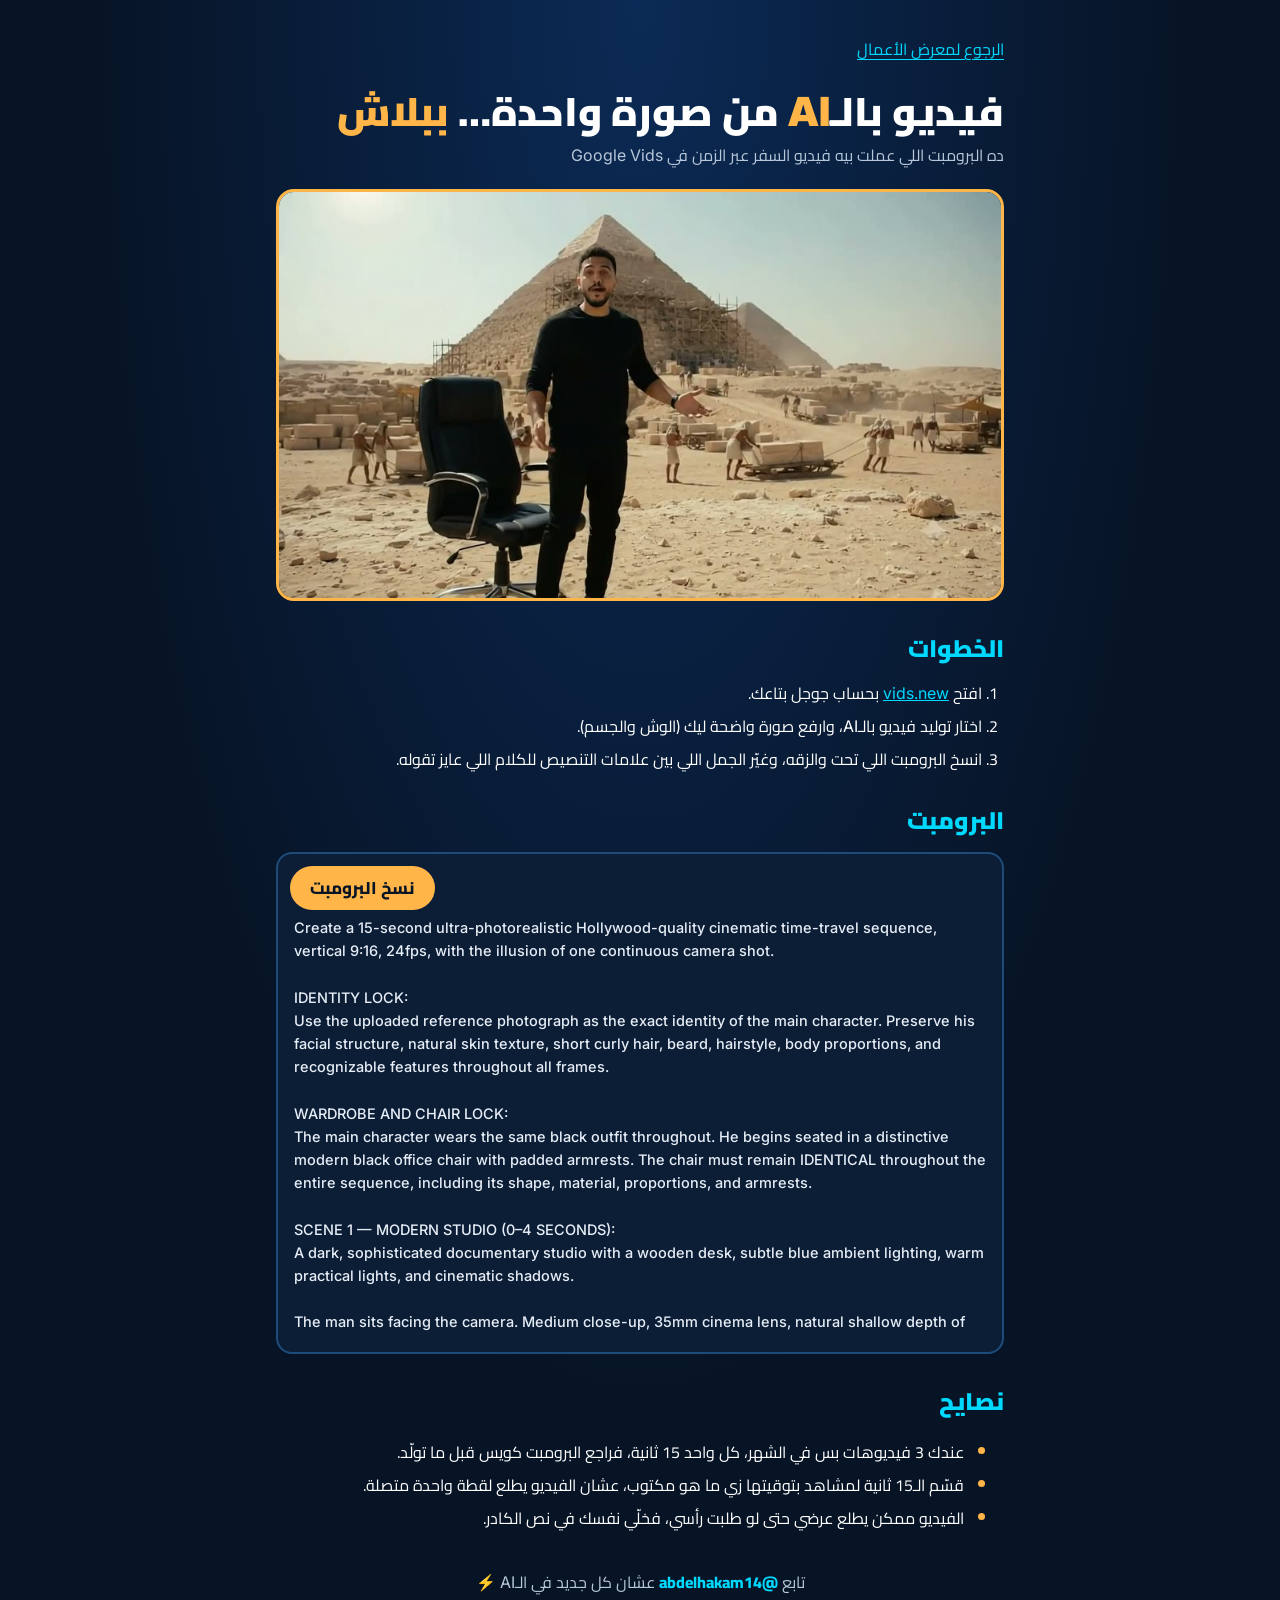
<file: vids-prompt/index.html>
<!doctype html>
<html lang="ar" dir="rtl">
<head>
<meta charset="utf-8">
<meta name="viewport" content="width=device-width, initial-scale=1">
<title>برومبت Google Vids | @abdelhakam14</title>
<meta name="description" content="البرومبت الكامل لفيديو السفر عبر الزمن اللي اتعمل بـGoogle Vids من صورة واحدة.">
<link href="https://fonts.googleapis.com/css2?family=Cairo:wght@600;800;900&family=Inter:wght@500;700&display=swap" rel="stylesheet">
<style>
:root{--navy:#071426;--deep:#003B8E;--cyan:#00D9FF;--blue:#007BFF;--silver:#B8C7D9;--gold:#FFB547}
*{box-sizing:border-box}
body{margin:0;background:radial-gradient(ellipse at 50% 0%,#0B2A55 0%,var(--navy) 60%);color:#fff;font-family:Cairo,sans-serif;line-height:1.7}
main{max-width:760px;margin:0 auto;padding:28px 16px 60px}
.back{display:inline-flex;align-items:center;min-height:44px;margin-bottom:8px;color:var(--cyan);text-underline-offset:4px}
:focus-visible{outline:2px solid var(--cyan);outline-offset:4px}
h1{font-weight:900;font-size:clamp(26px,6vw,40px);line-height:1.3;margin:6px 0 4px}
h1 span{color:var(--gold)}
.sub{color:var(--silver);margin:0 0 20px}
.hero{width:100%;height:auto;border-radius:18px;border:3px solid var(--gold);display:block}
h2{font-weight:900;font-size:24px;margin:28px 0 10px;color:var(--cyan)}
ol{padding-inline-start:22px;margin:0} li{margin:6px 0}
code,.en{font-family:Inter,sans-serif;direction:ltr;unicode-bidi:isolate}
.box{position:relative;background:#0C1E36;border:2px solid #1E4C7A;border-radius:16px;padding:18px 16px 16px}
pre{margin:44px 0 0;white-space:pre-wrap;word-break:break-word;direction:ltr;text-align:left;font:500 14.5px/1.6 Inter,monospace;color:#E6EDF6;max-height:420px;overflow:auto}
button{position:absolute;top:12px;left:12px;font:800 17px Cairo,sans-serif;background:var(--gold);color:var(--navy);border:0;border-radius:999px;padding:6px 20px;cursor:pointer}
.tips li::marker{color:var(--gold)}
footer{margin-top:36px;text-align:center;color:var(--silver)}
footer a{color:var(--cyan);font-weight:800;text-decoration:none}
</style>
</head>
<body>
<main>
<a class="back" href="../#videos">الرجوع لمعرض الأعمال</a>
<h1>فيديو بالـ<span class="en">AI</span> من صورة واحدة… <span>ببلاش</span></h1>
<p class="sub">ده البرومبت اللي عملت بيه فيديو السفر عبر الزمن في <span class="en">Google Vids</span></p>
<img class="hero" src="result.jpg" width="900" height="506" alt="لقطة من الفيديو اللي طلع: قدام الهرم وهو بيتبني">

<h2>الخطوات</h2>
<ol>
<li>افتح <a class="en" style="color:var(--cyan)" href="https://vids.new">vids.new</a> بحساب جوجل بتاعك.</li>
<li>اختار توليد فيديو بالـ<span class="en">AI</span>، وارفع صورة واضحة ليك (الوش والجسم).</li>
<li>انسخ البرومبت اللي تحت والزقه، وغيّر الجمل اللي بين علامات التنصيص للكلام اللي عايز تقوله.</li>
</ol>

<h2>البرومبت</h2>
<div class="box">
<button id="copy" type="button" aria-live="polite">نسخ البرومبت</button>
<pre id="p">Create a 15-second ultra-photorealistic Hollywood-quality cinematic time-travel sequence, vertical 9:16, 24fps, with the illusion of one continuous camera shot.

IDENTITY LOCK:
Use the uploaded reference photograph as the exact identity of the main character. Preserve his facial structure, natural skin texture, short curly hair, beard, hairstyle, body proportions, and recognizable features throughout all frames.

WARDROBE AND CHAIR LOCK:
The main character wears the same black outfit throughout. He begins seated in a distinctive modern black office chair with padded armrests. The chair must remain IDENTICAL throughout the entire sequence, including its shape, material, proportions, and armrests.

SCENE 1 — MODERN STUDIO (0–4 SECONDS):
A dark, sophisticated documentary studio with a wooden desk, subtle blue ambient lighting, warm practical lights, and cinematic shadows.

The man sits facing the camera. Medium close-up, 35mm cinema lens, natural shallow depth of field.

He leans forward, raises one hand slightly and speaks directly to the audience in authentic Egyptian Arabic:

&quot;استنى... أنا مش هنا علشان أتكلم، أنا هنا علشان أوريك!&quot;

His delivery is confident, spontaneous, and conversational, with accurate Arabic lip synchronization.

SCENE 2 — VIOLENT TIME ACCELERATION (4–8 SECONDS):
Immediately after the final word, a powerful invisible force suddenly pulls the man and his chair backward at extreme speed.

His body reacts naturally to the acceleration. He grabs both armrests. His expression changes instantly from confidence to shock.

The desk remains stationary as papers fly from the sudden air displacement.

The camera accelerates backward with the man, tracking his face while the studio stretches into intense directional motion blur.

A physically believable spatial distortion forms around him. Restrained blue-white light streaks, gravitational lensing, volumetric particles, realistic wind effects, and deep cinematic motion blur.

The chair remains solid and unchanged. No body deformation.

SCENE 3 — ARRIVAL IN ANCIENT EGYPT (8–11 SECONDS):
The time distortion rapidly opens into bright natural sunlight.

The man and the exact same chair emerge onto the Giza Plateau during the reign of Pharaoh Khufu, approximately the 26th century BCE.

The chair lands and slides across firm sandy limestone ground. Fine dust rises naturally around the legs.

Behind him, Khufu&#x27;s Great Pyramid is under construction. Large limestone blocks, workers in historically appropriate Old Kingdom linen clothing, wooden sledges, ropes, and construction activity are visible.

The pyramid is partially completed. The surrounding environment is based on archaeological evidence rather than fantasy.

The camera decelerates into a stable medium-wide shot.

SCENE 4 — THE HISTORICAL REVEAL (11–15 SECONDS):
The man turns his head toward the construction site in disbelief.

He quickly rises from the chair while keeping the chair in view. He looks back at the camera, visibly amazed, and says in authentic Egyptian Arabic:

&quot;إحنا في مصر... من أكتر من أربعة آلاف وخمسمية سنة! بس إزاي بنوا كل ده؟&quot;

The camera begins a smooth cinematic move toward workers transporting limestone blocks, preparing the next scene.

SOUND DESIGN:
0–4s: Natural close-microphone voice, quiet studio ambience.
4–5s: Powerful cinematic bass impact, chair vibration, paper flutter.
5–8s: High-speed wind, Doppler whoosh, low-frequency rumble.
8–11s: Sudden portal collapse, scraping chair, dust and desert wind.
11–15s: Authentic Egyptian Arabic dialogue, distant human activity, footsteps, wooden sledges and stone movement.

VISUAL QUALITY:
Ultra-photorealistic, physically believable lighting, cinematic exposure, natural motion blur, detailed skin and fabric, realistic atmospheric dust, consistent identity, professional film-grade color grading.

HISTORICAL ACCURACY:
Fourth Dynasty, Khufu&#x27;s reign. No completed Khafre or Menkaure pyramids. No modern cranes, no steel machinery, no fantasy Egyptian costumes, no futuristic structures. Construction methods must remain consistent with plausible Old Kingdom technology without presenting a speculative method as proven.

NEGATIVE CONSTRAINTS:
No facial morphing, no identity changes, no chair replacement, no duplicated arms or fingers, no floating chair after arrival, no sudden outfit changes, no cartoon animation, no unrealistic CGI appearance, no subtitles, no logos, no camera cuts.</pre>
</div>

<h2>نصايح</h2>
<ul class="tips">
<li>عندك 3 فيديوهات بس في الشهر، كل واحد 15 ثانية، فراجع البرومبت كويس قبل ما تولّد.</li>
<li>قسّم الـ15 ثانية لمشاهد بتوقيتها زي ما هو مكتوب، عشان الفيديو يطلع لقطة واحدة متصلة.</li>
<li>الفيديو ممكن يطلع عرضي حتى لو طلبت رأسي، فخلّي نفسك في نص الكادر.</li>
</ul>

<footer>تابع <a href="https://www.instagram.com/abdelhakam14/">@abdelhakam14</a> عشان كل جديد في الـ<span class="en">AI</span> ⚡</footer>
</main>
<script>
document.getElementById("copy").addEventListener("click",async function(){
  const t=document.getElementById("p").innerText;
  let copied = false;
  try {
    await navigator.clipboard.writeText(t);
    copied = true;
  } catch {
    const range = document.createRange();
    range.selectNodeContents(document.getElementById("p"));
    const selection = getSelection();
    selection.removeAllRanges();
    selection.addRange(range);
    try { copied = document.execCommand("copy"); } catch {}
  }
  this.textContent = copied ? "✓ اتنسخ" : "انسخ النص المحدد";
  clearTimeout(this.resetLabel);
  this.resetLabel = setTimeout(() => this.textContent = "نسخ البرومبت", 1800);
});
</script>
</body>
</html>
</file>
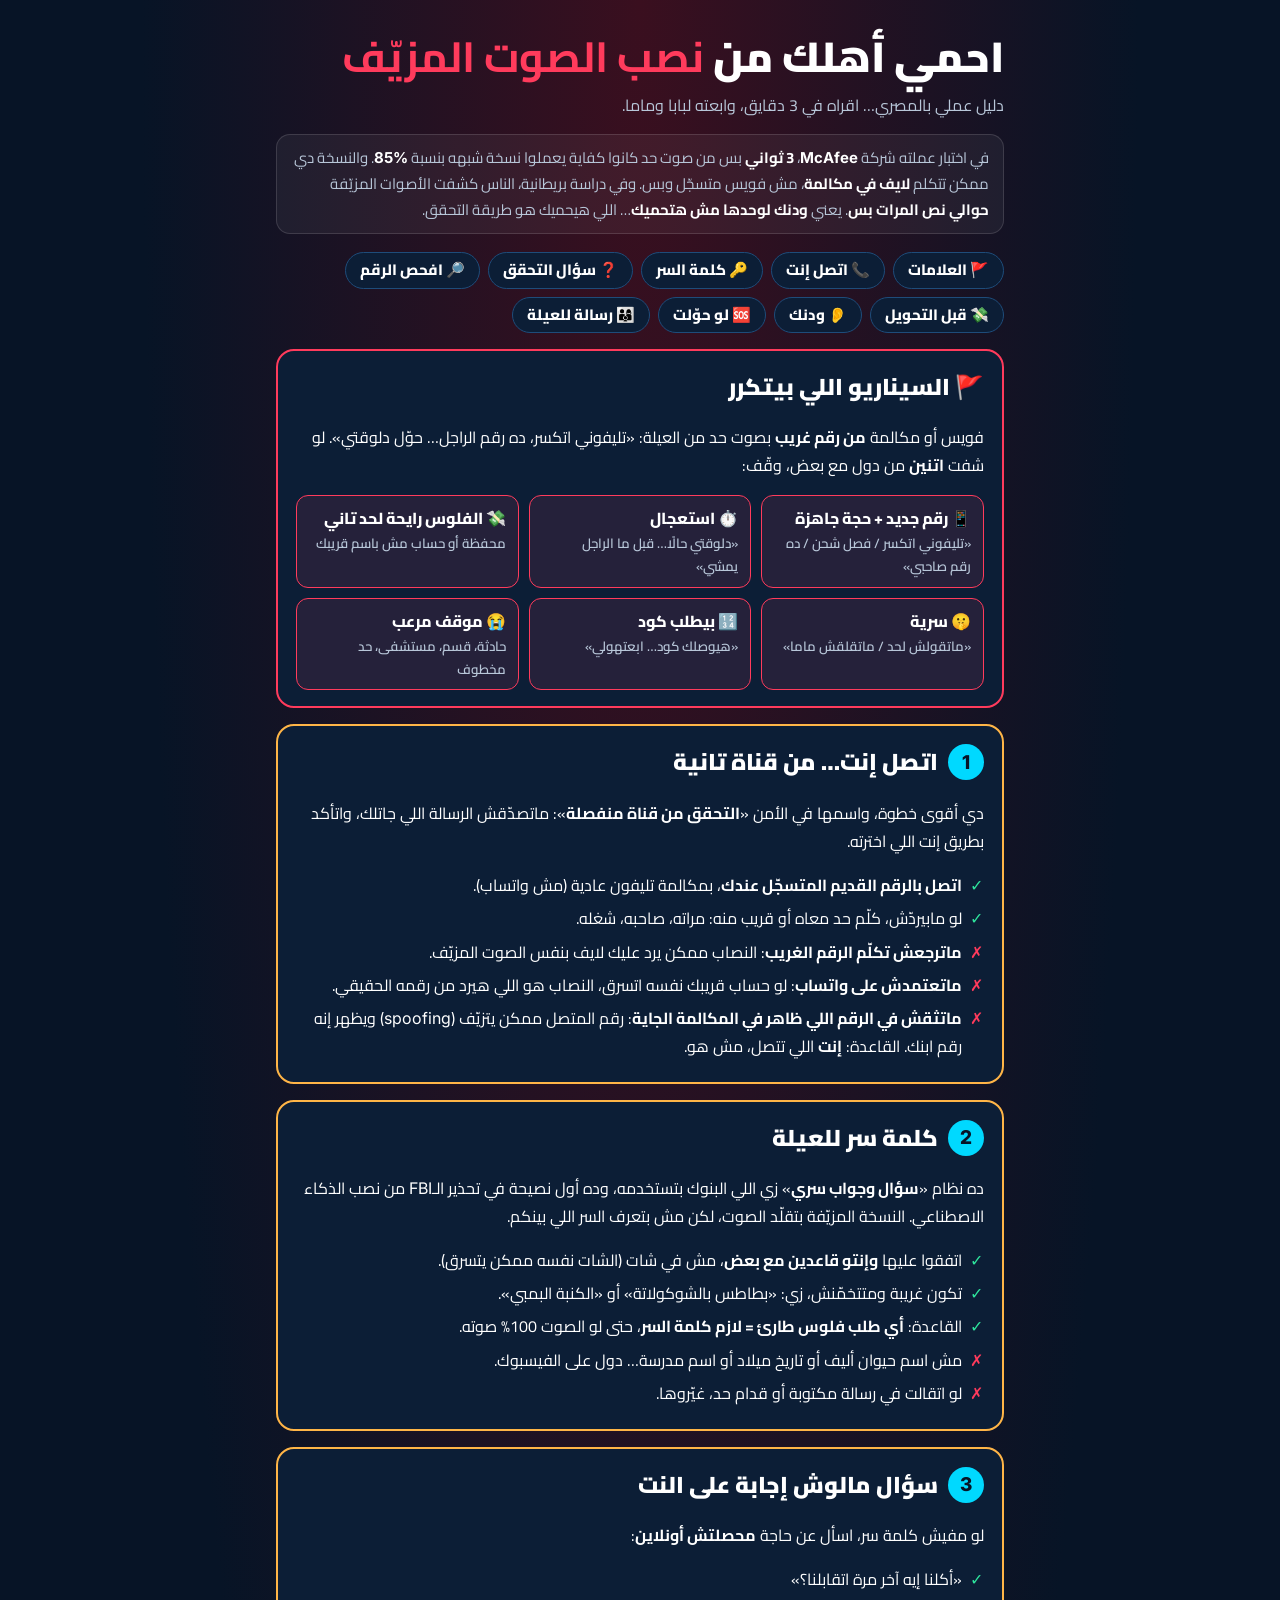
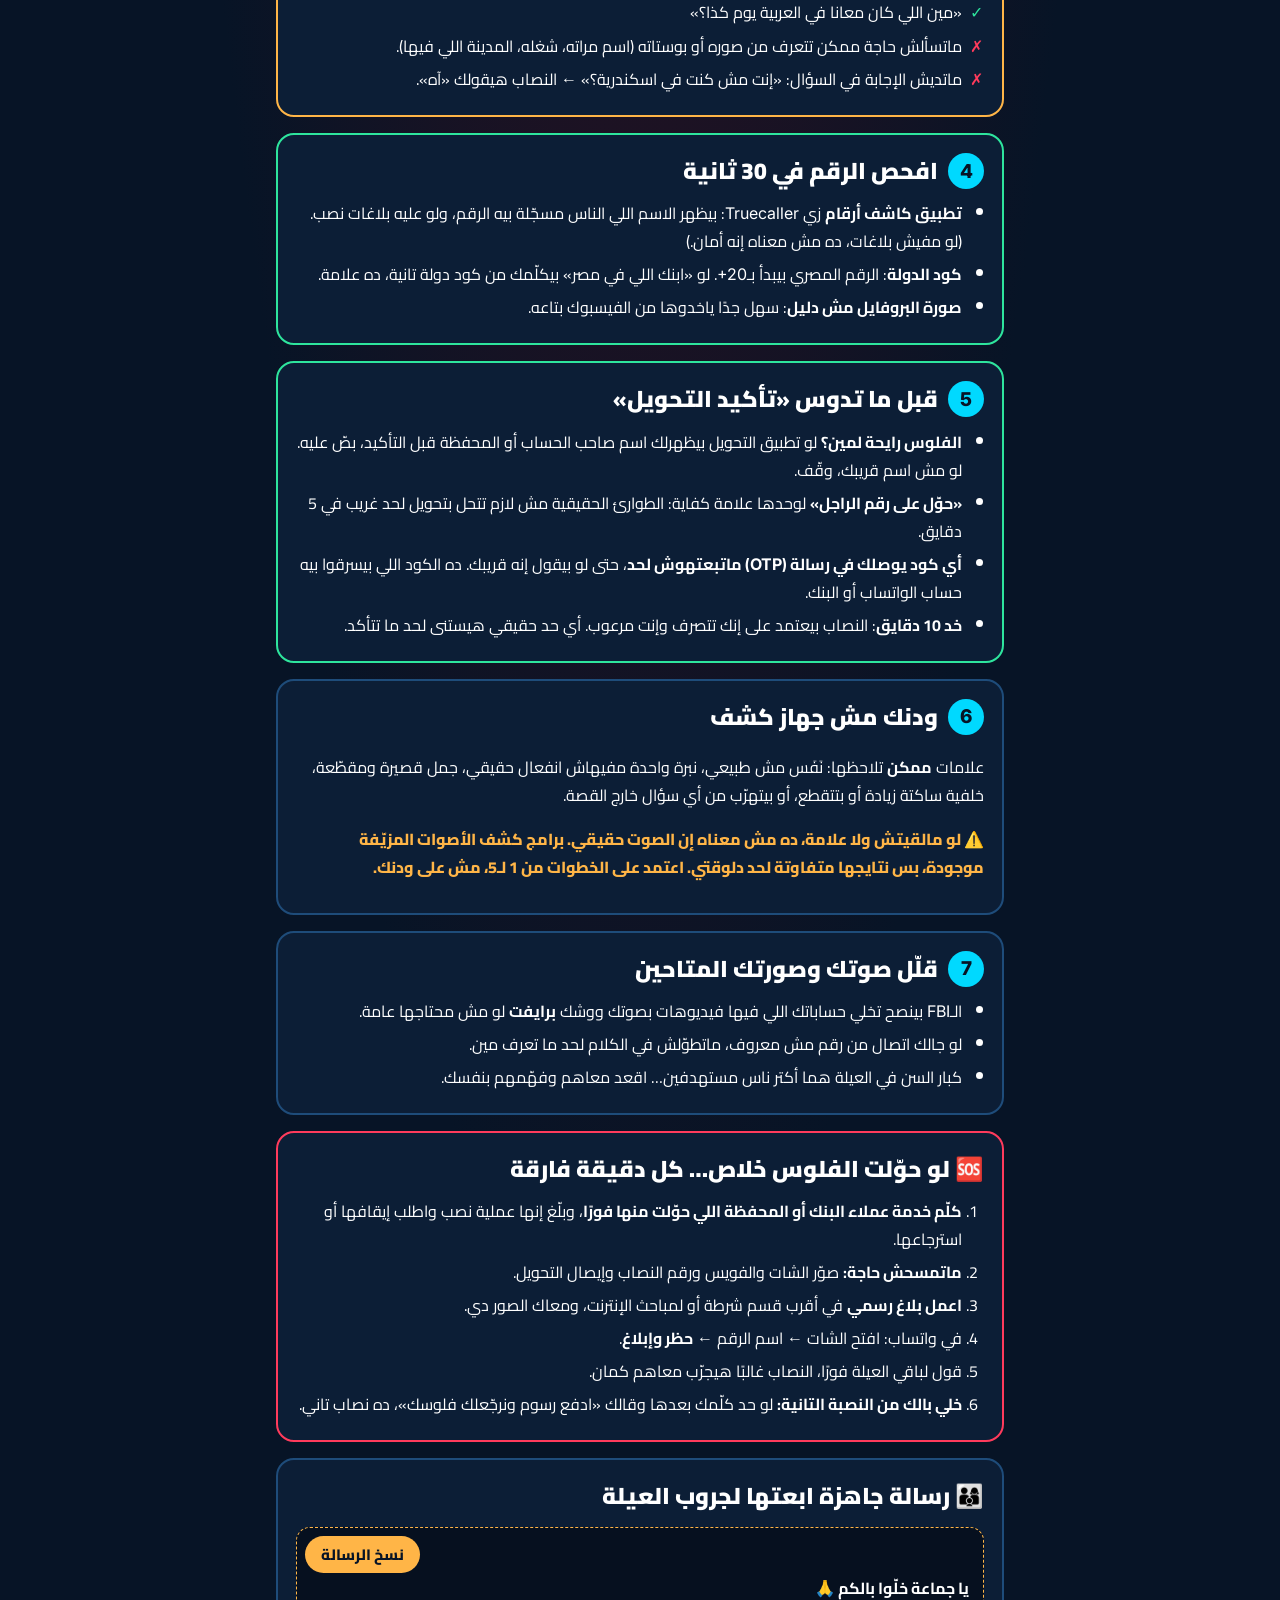
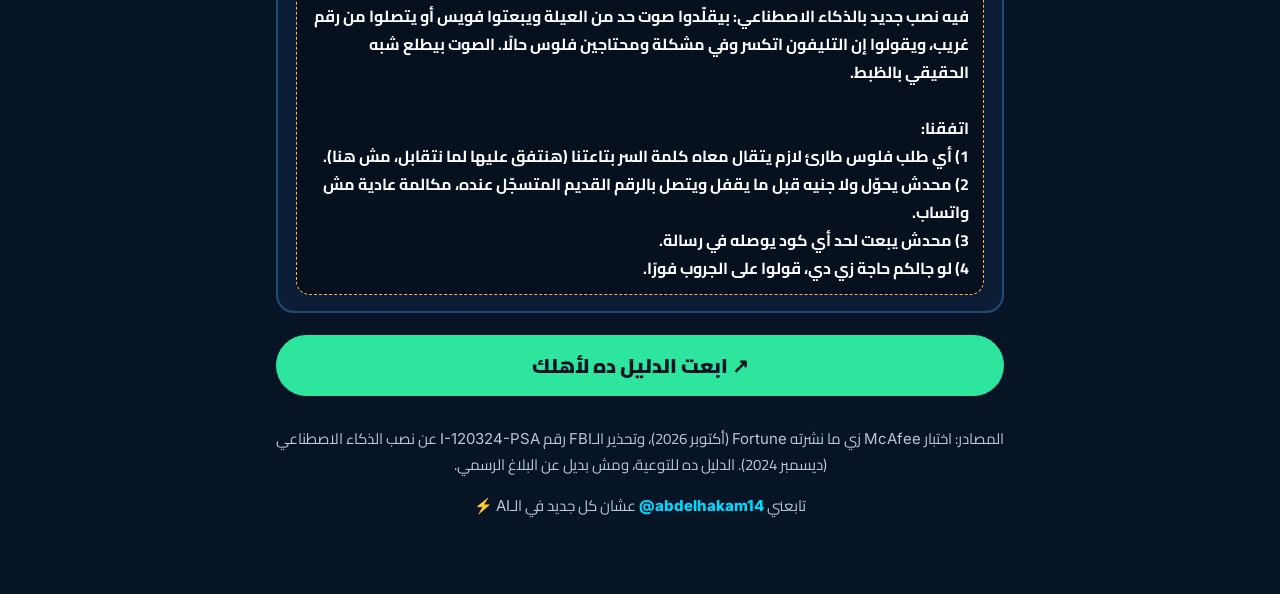
<file: voice-guide/index.html>
<!doctype html>
<html lang="ar" dir="rtl">
<head>
<meta charset="utf-8">
<meta name="viewport" content="width=device-width, initial-scale=1">
<title>احمي أهلك من نصب الصوت المزيّف | @abdelhakam14</title>
<meta name="description" content="دليل عملي بالمصري: إزاي تتحقق من فويس أو مكالمة بصوت متقلّد بالذكاء الاصطناعي من رقم غريب، وتعمل إيه لو اتنصب عليك.">
<link href="https://fonts.googleapis.com/css2?family=Cairo:wght@600;800;900&family=Inter:wght@500;700&display=swap" rel="stylesheet">
<style>
:root{--navy:#071426;--panel:#0C1E36;--line:#1E4C7A;--cyan:#00D9FF;--silver:#B8C7D9;--gold:#FFB547;--red:#FF3B5C;--green:#2EE59D}
*{box-sizing:border-box}
html{background:var(--navy)}
body{margin:0;min-height:100vh;background:radial-gradient(ellipse at 50% 0%,#3a0f1f 0%,var(--navy) 55%) no-repeat;color:#fff;font-family:Cairo,sans-serif;line-height:1.75}
main{max-width:760px;margin:0 auto;padding:26px 16px 60px}
.en{font-family:Inter,sans-serif;direction:ltr;unicode-bidi:isolate}
h1{font-weight:900;font-size:clamp(28px,7vw,42px);line-height:1.3;margin:4px 0 6px}
h1 b{color:var(--red)}
.sub{color:var(--silver);margin:0 0 14px}
.fact{background:#ffffff0d;border:1px solid #ffffff22;border-radius:14px;padding:10px 14px;font-size:15px;color:var(--silver)}
.fact b{color:#fff}
nav{display:flex;flex-wrap:wrap;gap:8px;margin:18px 0 6px}
nav a{background:var(--panel);border:1px solid var(--line);border-radius:999px;padding:4px 14px;color:#fff;text-decoration:none;font-weight:800;font-size:15px}
section{background:var(--panel);border:2px solid var(--line);border-radius:18px;padding:16px 18px;margin:16px 0}
section.red{border-color:var(--red)} section.gold{border-color:var(--gold)} section.green{border-color:var(--green)}
h2{font-weight:900;font-size:23px;margin:0 0 8px;display:flex;gap:10px;align-items:center}
h2 .n{flex:none;width:36px;height:36px;border-radius:50%;background:var(--cyan);color:var(--navy);display:inline-flex;align-items:center;justify-content:center;font:800 19px Inter,sans-serif}
ul,ol{padding-inline-start:22px;margin:6px 0} li{margin:5px 0}
.ok li::marker{content:"✓  ";color:var(--green)} .no li::marker{content:"✗  ";color:var(--red)}
.tip{color:var(--gold);font-weight:800}
.path{display:inline-block;background:#ffffff12;border-radius:8px;padding:0 8px;font-weight:800}
.flags{display:grid;grid-template-columns:repeat(auto-fit,minmax(200px,1fr));gap:10px;margin-top:8px}
.flag{background:#FF3B5C1a;border:1px solid var(--red);border-radius:12px;padding:8px 12px;font-weight:800}
.flag small{display:block;color:var(--silver);font-weight:600}
.box{position:relative;background:#06101f;border:1px dashed var(--gold);border-radius:14px;padding:46px 14px 12px;margin-top:10px;white-space:pre-wrap;font-weight:700}
.copy{position:absolute;top:8px;left:8px;font:800 15px Cairo,sans-serif;background:var(--gold);color:var(--navy);border:0;border-radius:999px;padding:4px 16px;cursor:pointer}
.share{display:block;width:100%;margin:22px 0 0;font:900 20px Cairo,sans-serif;background:var(--green);color:var(--navy);border:0;border-radius:999px;padding:12px;cursor:pointer}
footer{margin-top:30px;text-align:center;color:var(--silver);font-size:15px}
footer a{color:var(--cyan);font-weight:800;text-decoration:none}
</style>
</head>
<body>
<main>
<h1>احمي أهلك من <b>نصب الصوت المزيّف</b></h1>
<p class="sub">دليل عملي بالمصري… اقراه في 3 دقايق، وابعته لبابا وماما.</p>
<p class="fact">في اختبار عملته شركة <b class="en">McAfee</b>، <b>3 ثواني</b> بس من صوت حد كانوا كفاية يعملوا نسخة شبهه بنسبة <b class="en">85%</b>. والنسخة دي ممكن تتكلم <b>لايف في مكالمة</b>، مش فويس متسجّل وبس. وفي دراسة بريطانية، الناس كشفت الأصوات المزيّفة <b>حوالي نص المرات بس</b>. يعني <b>ودنك لوحدها مش هتحميك</b>… اللي هيحميك هو طريقة التحقق.</p>

<nav>
<a href="#flags">🚩 العلامات</a><a href="#call">📞 اتصل إنت</a><a href="#word">🔑 كلمة السر</a><a href="#q">❓ سؤال التحقق</a><a href="#num">🔎 افحص الرقم</a><a href="#pay">💸 قبل التحويل</a><a href="#ear">👂 ودنك</a><a href="#late">🆘 لو حوّلت</a><a href="#family">👨‍👩‍👦 رسالة للعيلة</a>
</nav>

<section class="red" id="flags">
<h2>🚩 السيناريو اللي بيتكرر</h2>
<p>فويس أو مكالمة <b>من رقم غريب</b> بصوت حد من العيلة: «تليفوني اتكسر، ده رقم الراجل… حوّل دلوقتي». لو شفت <b>اتنين</b> من دول مع بعض، وقّف:</p>
<div class="flags">
<div class="flag">📱 رقم جديد + حجة جاهزة<small>«تليفوني اتكسر / فصل شحن / ده رقم صاحبي»</small></div>
<div class="flag">⏱️ استعجال<small>«دلوقتي حالًا… قبل ما الراجل يمشي»</small></div>
<div class="flag">💸 الفلوس رايحة لحد تاني<small>محفظة أو حساب مش باسم قريبك</small></div>
<div class="flag">🤫 سرية<small>«ماتقولش لحد / ماتقلقش ماما»</small></div>
<div class="flag">🔢 بيطلب كود<small>«هيوصلك كود… ابعتهولي»</small></div>
<div class="flag">😭 موقف مرعب<small>حادثة، قسم، مستشفى، حد مخطوف</small></div>
</div>
</section>

<section class="gold" id="call">
<h2><span class="n">1</span> اتصل إنت… من قناة تانية</h2>
<p>دي أقوى خطوة، واسمها في الأمن «<b>التحقق من قناة منفصلة</b>»: ماتصدّقش الرسالة اللي جاتلك، واتأكد بطريق إنت اللي اخترته.</p>
<ul class="ok">
<li><b>اتصل بالرقم القديم المتسجّل عندك</b>، بمكالمة تليفون عادية (مش واتساب).</li>
<li>لو مابيردّش، كلّم حد معاه أو قريب منه: مراته، صاحبه، شغله.</li>
</ul>
<ul class="no">
<li><b>ماترجعش تكلّم الرقم الغريب</b>: النصاب ممكن يرد عليك لايف بنفس الصوت المزيّف.</li>
<li><b>ماتعتمدش على واتساب</b>: لو حساب قريبك نفسه اتسرق، النصاب هو اللي هيرد من رقمه الحقيقي.</li>
<li><b>ماتثقش في الرقم اللي ظاهر في المكالمة الجاية</b>: رقم المتصل ممكن يتزيّف (<span class="en">spoofing</span>) ويظهر إنه رقم ابنك. القاعدة: <b>إنت</b> اللي تتصل، مش هو.</li>
</ul>
</section>

<section class="gold" id="word">
<h2><span class="n">2</span> كلمة سر للعيلة</h2>
<p>ده نظام «<b>سؤال وجواب سري</b>» زي اللي البنوك بتستخدمه، وده أول نصيحة في تحذير الـ<span class="en">FBI</span> من نصب الذكاء الاصطناعي. النسخة المزيّفة بتقلّد الصوت، لكن مش بتعرف السر اللي بينكم.</p>
<ul class="ok">
<li>اتفقوا عليها <b>وإنتو قاعدين مع بعض</b>، مش في شات (الشات نفسه ممكن يتسرق).</li>
<li>تكون غريبة ومتتخمّنش، زي: «بطاطس بالشوكولاتة» أو «الكنبة البمبي».</li>
<li>القاعدة: <b>أي طلب فلوس طارئ = لازم كلمة السر</b>، حتى لو الصوت 100% صوته.</li>
</ul>
<ul class="no">
<li>مش اسم حيوان أليف أو تاريخ ميلاد أو اسم مدرسة… دول على الفيسبوك.</li>
<li>لو اتقالت في رسالة مكتوبة أو قدام حد، غيّروها.</li>
</ul>
</section>

<section class="gold" id="q">
<h2><span class="n">3</span> سؤال مالوش إجابة على النت</h2>
<p>لو مفيش كلمة سر، اسأل عن حاجة <b>محصلتش أونلاين</b>:</p>
<ul class="ok">
<li>«أكلنا إيه آخر مرة اتقابلنا؟»</li>
<li>«مين اللي كان معانا في العربية يوم كذا؟»</li>
</ul>
<ul class="no">
<li>ماتسألش حاجة ممكن تتعرف من صوره أو بوستاته (اسم مراته، شغله، المدينة اللي فيها).</li>
<li>ماتديش الإجابة في السؤال: «إنت مش كنت في اسكندرية؟» ← النصاب هيقولك «آه».</li>
</ul>
</section>

<section class="green" id="num">
<h2><span class="n">4</span> افحص الرقم في 30 ثانية</h2>
<ul>
<li><b>تطبيق كاشف أرقام</b> زي <span class="en">Truecaller</span>: بيظهر الاسم اللي الناس مسجّلة بيه الرقم، ولو عليه بلاغات نصب. (لو مفيش بلاغات، ده مش معناه إنه أمان.)</li>
<li><b>كود الدولة</b>: الرقم المصري بيبدأ بـ<span class="en">+20</span>. لو «ابنك اللي في مصر» بيكلّمك من كود دولة تانية، ده علامة.</li>
<li><b>صورة البروفايل مش دليل</b>: سهل جدًا ياخدوها من الفيسبوك بتاعه.</li>
</ul>
</section>

<section class="green" id="pay">
<h2><span class="n">5</span> قبل ما تدوس «تأكيد التحويل»</h2>
<ul>
<li><b>الفلوس رايحة لمين؟</b> لو تطبيق التحويل بيظهرلك اسم صاحب الحساب أو المحفظة قبل التأكيد، بصّ عليه. لو مش اسم قريبك، وقّف.</li>
<li><b>«حوّل على رقم الراجل»</b> لوحدها علامة كفاية: الطوارئ الحقيقية مش لازم تتحل بتحويل لحد غريب في 5 دقايق.</li>
<li><b>أي كود يوصلك في رسالة (<span class="en">OTP</span>) ماتبعتهوش لحد</b>، حتى لو بيقول إنه قريبك. ده الكود اللي بيسرقوا بيه حساب الواتساب أو البنك.</li>
<li><b>خد 10 دقايق</b>: النصاب بيعتمد على إنك تتصرف وإنت مرعوب. أي حد حقيقي هيستنى لحد ما تتأكد.</li>
</ul>
</section>

<section id="ear">
<h2><span class="n">6</span> ودنك مش جهاز كشف</h2>
<p>علامات <b>ممكن</b> تلاحظها: نَفَس مش طبيعي، نبرة واحدة مفيهاش انفعال حقيقي، جمل قصيرة ومقطّعة، خلفية ساكتة زيادة أو بتتقطع، أو بيتهرّب من أي سؤال خارج القصة.</p>
<p class="tip">⚠️ لو مالقيتش ولا علامة، ده مش معناه إن الصوت حقيقي. برامج كشف الأصوات المزيّفة موجودة، بس نتايجها متفاوتة لحد دلوقتي. اعتمد على الخطوات من 1 لـ5، مش على ودنك.</p>
</section>

<section id="voice">
<h2><span class="n">7</span> قلّل صوتك وصورتك المتاحين</h2>
<ul>
<li>الـ<span class="en">FBI</span> بينصح تخلي حساباتك اللي فيها فيديوهات بصوتك ووشك <b>برايفت</b> لو مش محتاجها عامة.</li>
<li>لو جالك اتصال من رقم مش معروف، ماتطوّلش في الكلام لحد ما تعرف مين.</li>
<li>كبار السن في العيلة هما أكتر ناس مستهدفين… اقعد معاهم وفهّمهم بنفسك.</li>
</ul>
</section>

<section class="red" id="late">
<h2>🆘 لو حوّلت الفلوس خلاص… كل دقيقة فارقة</h2>
<ol>
<li><b>كلّم خدمة عملاء البنك أو المحفظة اللي حوّلت منها فورًا</b>، وبلّغ إنها عملية نصب واطلب إيقافها أو استرجاعها.</li>
<li><b>ماتمسحش حاجة:</b> صوّر الشات والفويس ورقم النصاب وإيصال التحويل.</li>
<li><b>اعمل بلاغ رسمي</b> في أقرب قسم شرطة أو لمباحث الإنترنت، ومعاك الصور دي.</li>
<li>في واتساب: افتح الشات ← اسم الرقم ← <b>حظر وإبلاغ</b>.</li>
<li>قول لباقي العيلة فورًا، النصاب غالبًا هيجرّب معاهم كمان.</li>
<li><b>خلي بالك من النصبة التانية:</b> لو حد كلّمك بعدها وقالك «ادفع رسوم ونرجّعلك فلوسك»، ده نصاب تاني.</li>
</ol>
</section>

<section id="family">
<h2>👨‍👩‍👦 رسالة جاهزة ابعتها لجروب العيلة</h2>
<div class="box"><button class="copy" type="button" data-t="msg">نسخ الرسالة</button><span id="msg">يا جماعة خلّوا بالكم 🙏
فيه نصب جديد بالذكاء الاصطناعي: بيقلّدوا صوت حد من العيلة ويبعتوا فويس أو يتصلوا من رقم غريب، ويقولوا إن التليفون اتكسر وفي مشكلة ومحتاجين فلوس حالًا. الصوت بيطلع شبه الحقيقي بالظبط.

اتفقنا:
1) أي طلب فلوس طارئ لازم يتقال معاه كلمة السر بتاعتنا (هنتفق عليها لما نتقابل، مش هنا).
2) محدش يحوّل ولا جنيه قبل ما يقفل ويتصل بالرقم القديم المتسجّل عنده، مكالمة عادية مش واتساب.
3) محدش يبعت لحد أي كود يوصله في رسالة.
4) لو جالكم حاجة زي دي، قولوا على الجروب فورًا.</span></div>
</section>

<button class="share" id="share" type="button">↗ ابعت الدليل ده لأهلك</button>

<footer>
<p>المصادر: اختبار <span class="en">McAfee</span> زي ما نشرته <span class="en">Fortune</span> (أكتوبر 2026)، وتحذير الـ<span class="en">FBI</span> رقم <span class="en">I-120324-PSA</span> عن نصب الذكاء الاصطناعي (ديسمبر 2024). الدليل ده للتوعية، ومش بديل عن البلاغ الرسمي.</p>
<p>تابعني <a class="en" href="https://instagram.com/abdelhakam14">@abdelhakam14</a> عشان كل جديد في الـ<span class="en">AI</span> ⚡</p>
</footer>
</main>
<script>
document.querySelectorAll(".copy").forEach(function (b) {
  b.addEventListener("click", function () {
    var t = document.getElementById(b.dataset.t).innerText;
    var done = function () { var o = b.textContent; b.textContent = "✓ اتنسخت"; setTimeout(function () { b.textContent = o; }, 1800); };
    if (navigator.clipboard) navigator.clipboard.writeText(t).then(done, function () { fallback(t); done(); });
    else { fallback(t); done(); }
  });
});
function fallback(t) { var a = document.createElement("textarea"); a.value = t; document.body.appendChild(a); a.select(); try { document.execCommand("copy"); } catch (e) {} a.remove(); }
document.getElementById("share").addEventListener("click", function () {
  var data = { title: document.title, text: "احمي أهلك من نصب الصوت المزيّف بالذكاء الاصطناعي 🙏", url: location.href };
  if (navigator.share) navigator.share(data).catch(function () {});
  else { fallback(data.text + "\n" + data.url); this.textContent = "✓ اتنسخ اللينك… ابعته لأهلك"; }
});
</script>
</body>
</html>
</file>
<file: portfolio.css>
:root {
  color-scheme: dark;
  --bg: #080c15;
  --surface: #101827;
  --text: #f3f6ff;
  --muted: #aab7cc;
  --line: #27344b;
  --accent: #77ddff;
  --accent-ink: #071722;
  --heading: 'Bricolage Grotesque', 'Geist', system-ui, sans-serif;
  --body: 'Geist', system-ui, sans-serif;
  --radius: 23px;
}

*, *::before, *::after { box-sizing: border-box; }
html { scroll-behavior: smooth; }
body {
  margin: 0;
  background: radial-gradient(ellipse 55rem 37rem at 76% 9rem, #122448 0%, transparent 72%), var(--bg);
  color: var(--text);
  font: 400 1rem/1.6 var(--body);
  -webkit-font-smoothing: antialiased;
}
img { display: block; max-width: 100%; height: auto; }
a { color: inherit; text-decoration: none; }
a:focus-visible { outline: 2px solid var(--accent); outline-offset: 5px; }
h1, h2, h3, p { margin: 0; }
h1, h2, h3 { font-family: var(--heading); }
section, #black-hole-guide { scroll-margin-top: 98px; }
.shell { width: min(calc(100% - 72px), 1180px); margin-inline: auto; }
.skip-link { position: fixed; top: 10px; left: 10px; z-index: 10; padding: 10px 16px; border-radius: 10px; background: var(--accent); color: var(--accent-ink); transform: translateY(-160%); }
.skip-link:focus { transform: none; }

.masthead { position: sticky; z-index: 3; top: 0; border-bottom: 1px solid #25324a; background: #080c15eb; backdrop-filter: blur(16px); }
.masthead-inner { min-height: 73px; display: grid; grid-template-columns: 1fr auto 1fr; align-items: center; gap: 24px; }
.wordmark { justify-self: start; font: 800 1.9rem/1 var(--heading); letter-spacing: -.09em; }
.wordmark span, h2 span { color: var(--accent); }
nav { display: flex; gap: clamp(16px, 3.1vw, 40px); }
nav a, .header-contact { color: var(--muted); font-size: .92rem; font-weight: 600; white-space: nowrap; }
nav a:hover, .header-contact:hover { color: var(--accent); }
.header-contact { justify-self: end; }
.header-contact span { margin-left: .25em; color: var(--accent); }

.hero { min-height: 595px; display: grid; grid-template-columns: minmax(0, 1.32fr) minmax(0, .92fr); align-items: center; gap: clamp(26px, 5vw, 80px); padding-block: 76px 86px; }
.eyebrow { color: var(--accent); font-size: .75rem; font-weight: 700; letter-spacing: .15em; text-transform: uppercase; }
.hero-name { display: flex; align-items: center; gap: 12px; margin-bottom: 20px; }
.hero-name span { width: 25px; height: 1px; background: var(--accent); }
h1 { font-size: clamp(3rem, 5.55vw, 5.15rem); font-weight: 800; letter-spacing: -.055em; word-spacing: .035em; line-height: 1.01; text-wrap: balance; }
h1 em { font-style: normal; color: var(--accent); }
.hero-intro { max-width: 515px; margin-top: 24px; color: var(--muted); font-size: clamp(1.02rem, 1.55vw, 1.17rem); }
.actions { display: flex; flex-wrap: wrap; gap: 11px; margin-top: 30px; }
.button { display: inline-flex; justify-content: center; align-items: center; gap: 14px; min-height: 48px; padding: 11px 19px; border: 1px solid transparent; border-radius: 10px; font-size: .92rem; font-weight: 700; transition: transform .2s ease, background-color .2s ease, border-color .2s ease; }
.button:hover { transform: translateY(-2px); }
.button-primary { color: var(--accent-ink); background: var(--accent); box-shadow: 0 8px 28px #45b9fa29; }
.button-primary:hover { background: #acedef; }
.button-outline { border-color: #3b4a63; background: #111a2c; }
.button-outline:hover { border-color: var(--accent); }
.hero-portrait { position: relative; isolation: isolate; justify-self: center; display: grid; place-items: center; width: min(100%, 435px); aspect-ratio: 1; }
.portrait-field {
  position: absolute;
  inset: 0;
  z-index: -1;
  border: 1px solid #35527b;
  border-radius: 29%;
  background: linear-gradient(#70b6ff14 1px, transparent 1px), linear-gradient(90deg, #70b6ff14 1px, transparent 1px), radial-gradient(circle, #126190, #101f39 61%, #111829);
  background-size: 30px 30px, 30px 30px, auto;
  box-shadow: 0 22px 74px #0206128c, inset 0 0 75px #061025a3;
  transform: rotate(-8deg) scale(.95);
}
.hero-portrait img { width: 87%; border-radius: 50%; box-shadow: 0 0 42px #04a9f838, 0 20px 42px #030715bd; }

.work { padding-block: 47px 0; border-top: 1px solid var(--line); }
.section-head { display: flex; justify-content: space-between; align-items: end; gap: 32px; margin-bottom: 25px; }
h2 { font-size: clamp(2.55rem, 5.4vw, 4.45rem); font-weight: 800; letter-spacing: -.055em; word-spacing: .03em; line-height: 1.02; }
.contact-panel h2 { margin-top: 8px; }
.section-head > p { max-width: 340px; color: var(--muted); }
.project-grid { display: grid; grid-template-columns: repeat(12, minmax(0, 1fr)); gap: 16px; }
.project { grid-column: span 6; min-width: 0; display: flex; flex-direction: column; overflow: hidden; border: 1px solid var(--line); border-radius: var(--radius); background: var(--surface); transition: border-color .2s ease, box-shadow .2s ease; }
.project:hover, .project:focus-within { border-color: #47769b; box-shadow: 0 12px 34px #0006; }
.project-hotel { grid-column: span 7; }
.project-chart { grid-column: span 5; }
.project-preview { height: 266px; position: relative; display: flex; align-items: flex-start; justify-content: center; overflow: hidden; padding: 28px 7% 0; border-bottom: 1px solid var(--line); }
.preview-hotel { background: radial-gradient(ellipse at 50% 90%, #2f5b91, #142542 73%); }
.preview-chart { background: radial-gradient(ellipse at 50% 78%, #68532f, #231d21 73%); }
.preview-asts { background: radial-gradient(ellipse at 50% 90%, #226165, #12272b 73%); }
.preview-aits { background: radial-gradient(ellipse at 50% 90%, #5a4376, #211c39 73%); }
.window-frame, .phone-frame { width: 100%; overflow: hidden; border: 1px solid #7586a66e; border-radius: 10px 10px 0 0; background: #101722; box-shadow: 0 11px 33px #020713a8; transition: transform .3s ease; }
.project:hover .window-frame, .project:hover .phone-frame { transform: translateY(-4px); }
.window-bar { display: flex; align-items: center; gap: 4px; height: 17px; padding-inline: 9px; background: #131d2c; border-bottom: 1px solid #28364b; }
.window-bar i { width: 4px; height: 4px; border-radius: 50%; background: #8796ae; }
.window-frame img, .phone-frame img { width: 100%; }
.phone-frame { width: min(78%, 226px); margin-top: -3px; border: 5px solid #151419; border-radius: 24px 24px 0 0; box-shadow: 0 0 0 1px #98836c, 0 12px 34px #0a0608bf; }
.project-copy { display: flex; flex-direction: column; flex: 1; align-items: start; padding: clamp(20px, 3vw, 30px); }
.project-type { color: var(--accent); font-size: .72rem; font-weight: 700; letter-spacing: .11em; text-transform: uppercase; }
.project-copy h3 { margin-top: 6px; font-size: clamp(1.5rem, 3vw, 2rem); line-height: 1.12; letter-spacing: -.05em; }
.project-copy h3 + p { margin-top: 9px; margin-bottom: 16px; color: var(--muted); font-size: .96rem; }
.project-link { margin-top: auto; display: inline-flex; align-items: center; min-height: 39px; gap: 12px; color: var(--accent); font-size: .92rem; font-weight: 700; }
.project-link:hover { text-decoration: underline; text-underline-offset: 5px; }

.videos, .resources { margin-top: 74px; }
.video-grid { margin-top: 16px; }
.video-feature h2 { max-width: 100%; }
.video-links { display: flex; flex-wrap: wrap; align-items: center; gap: 0 16px; margin-top: auto; }
.supporting-link { color: var(--muted); }
.resource-guide { background: radial-gradient(ellipse at top right, #253058, transparent 80%), var(--surface); }
.resource-guide .button { margin-top: auto; text-align: center; }
.resource-links { list-style: none; padding: 0; margin: auto 0 0; }
.resource-links .project-link { min-height: 44px; }
.video-feature { position: relative; isolation: isolate; overflow: hidden; min-height: 245px; display: grid; grid-template-columns: minmax(0, 1.12fr) minmax(0, .9fr); align-items: center; padding: clamp(25px, 4vw, 42px); border: 1px solid #504778; border-radius: var(--radius); background: radial-gradient(ellipse at 85% 50%, #3a2b63, transparent 65%), #17182e; }
.video-copy { position: relative; z-index: 1; }
.video-copy h2 span { color: #d1b8ff; }
.video-copy h2 + p { max-width: 365px; margin: 16px 0 22px; color: #d1cbe5; }
.button-light { background: #eadfff; color: #211137; }
.button-light:hover { background: #fff2ff; }
.film-art { position: absolute; z-index: -1; top: -11%; right: -4%; bottom: -12%; width: 49%; transform: rotate(-14deg); }
.film-strip { display: flex; gap: 12px; position: absolute; top: 26%; left: 0; width: 136%; height: 52%; padding: 21px 10px; background: #181227; border-block: 1px solid #a581d38c; box-shadow: 0 13px 60px #05040c70; }
.film-strip::before, .film-strip::after { content: ''; position: absolute; left: 0; right: 0; height: 6px; background: repeating-linear-gradient(90deg, transparent 0 9px, #b490d699 9px 19px, transparent 19px 25px); }
.film-strip::before { top: 7px; }
.film-strip::after { bottom: 7px; }
.film-strip i { flex: 1; min-width: 0; border-radius: 8px; border: 1px solid #d7b5ff45; background: radial-gradient(ellipse at 20% 50%, #7163d0 0%, transparent 52%), radial-gradient(ellipse at 70% 68%, #bc6d9e 0%, transparent 58%), #262047; }
.film-strip i:nth-child(2) { background: radial-gradient(ellipse at 76% 15%, #a7559d, transparent 56%), radial-gradient(ellipse at 25% 90%, #4d64b4, transparent 63%), #24203e; }
.film-strip i:nth-child(3) { background: radial-gradient(ellipse at 45% 80%, #6a77b7, transparent 70%), #292041; }

.about { padding-block: 80px 64px; }
.about-grid { display: grid; grid-template-columns: minmax(0, 1fr) minmax(0, 1fr); align-items: center; gap: 30px; margin-top: 9px; }
.about-grid > p { color: var(--muted); max-width: 480px; font-size: 1.08rem; }
.contact-panel { display: flex; flex-wrap: wrap; justify-content: space-between; align-items: center; gap: 24px; padding: clamp(25px, 4vw, 44px); border: 1px solid var(--line); border-radius: var(--radius); background: linear-gradient(120deg, #132139, #111929 63%); }
.contact-panel h2 { font-size: clamp(1.85rem, 4vw, 3.2rem); }
.contact-panel h2 + p { margin-top: 9px; color: var(--muted); }
.footer { display: flex; flex-wrap: wrap; justify-content: space-between; gap: 10px; padding-block: 30px; color: var(--muted); font-size: .86rem; }
.footer a:hover { color: var(--accent); }

@media (max-width: 820px) {
  .shell { width: min(calc(100% - 42px), 1180px); }
  .hero { min-height: auto; gap: 25px; padding-block: 68px; }
  h1 { font-size: clamp(2.75rem, 6.8vw, 4.2rem); }
  .project-preview { height: 205px; padding-top: 18px; }
}

@media (max-width: 620px) {
  .shell { width: calc(100% - 34px); }
  .masthead-inner { min-height: 59px; gap: 13px; }
  .wordmark { font-size: 1.55rem; }
  nav { gap: 13px; }
  nav a, .header-contact { font-size: .78rem; }
  .header-contact span { display: none; }
  section, #black-hole-guide { scroll-margin-top: 77px; }
  .hero { grid-template-columns: minmax(0, 1fr); gap: 24px; padding-block: 41px 39px; }
  .hero-name { margin-bottom: 13px; }
  h1 { font-size: clamp(2.65rem, 10.8vw, 4rem); text-wrap: initial; }
  .hero-intro { margin-top: 16px; }
  .actions { margin-top: 22px; }
  .button { gap: 8px; padding-inline: 12px; font-size: .85rem; }
  .hero-portrait { width: min(73%, 286px); }
  .work { padding-top: 31px; }
  .section-head { align-items: start; flex-direction: column; gap: 10px; margin-bottom: 19px; }
  .project-grid { gap: 13px; }
  .project { grid-column: 1 / -1; }
  .project-preview { height: clamp(153px, 51vw, 242px); }
  .phone-frame { width: min(66%, 212px); }
  .videos, .resources { margin-top: 50px; }
  .video-feature { grid-template-columns: minmax(0, 1fr); min-height: 0; }
  .film-art { opacity: .45; width: 62%; right: -25%; }
  .about { padding-block: 52px 40px; }
  .about-grid { grid-template-columns: minmax(0, 1fr); gap: 14px; }
  .footer { padding-block: 24px; }
}

@media (max-width: 470px) {
  .masthead-inner { grid-template-columns: 1fr auto; grid-template-areas: "brand contact" "nav nav"; gap: 0; padding-top: 7px; }
  .wordmark { grid-area: brand; }
  .header-contact { grid-area: contact; min-height: 30px; display: flex; align-items: center; }
  .masthead nav { grid-area: nav; justify-content: space-between; gap: 5px; }
  .masthead nav a { display: flex; align-items: center; min-height: 42px; padding-inline: 3px; }
  section, #black-hole-guide { scroll-margin-top: 99px; }
}

@media (prefers-reduced-motion: reduce) {
  html { scroll-behavior: auto; }
  *, *::before, *::after { transition-duration: 0s !important; }
}
</file>
